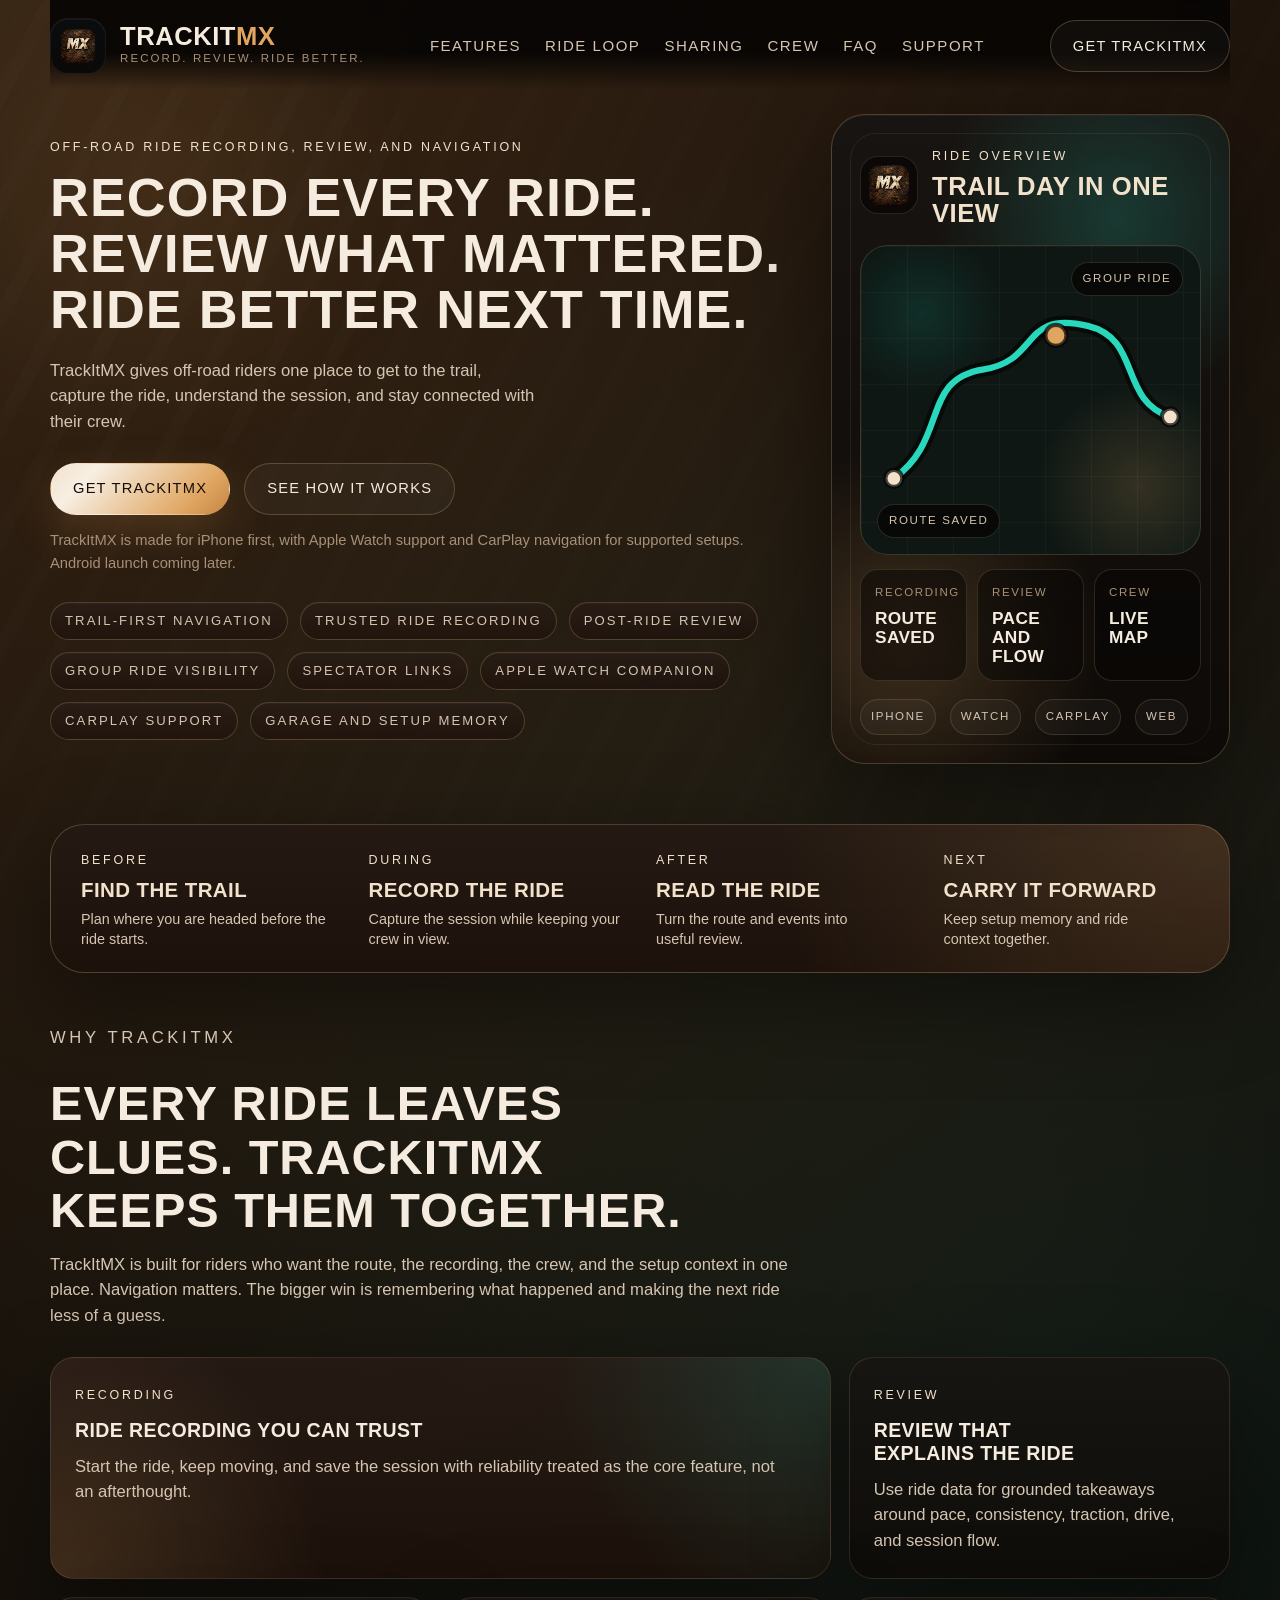
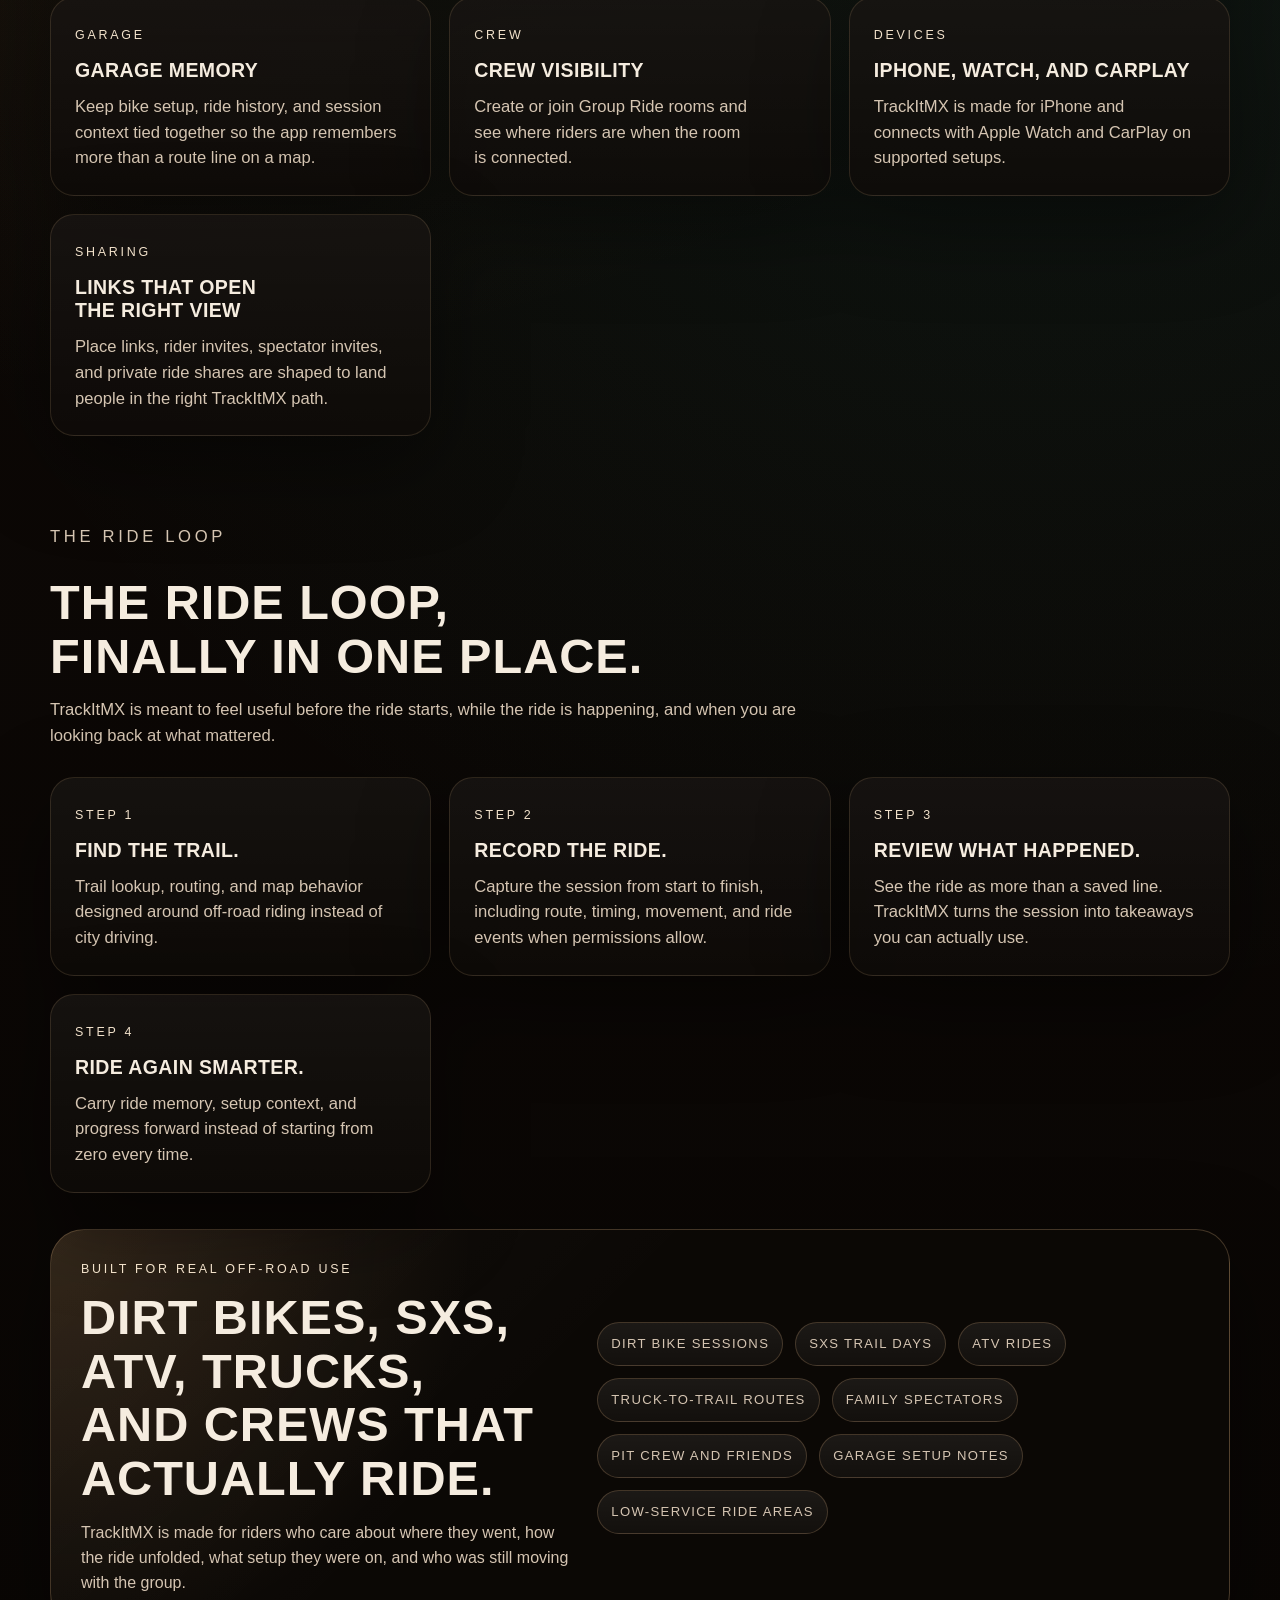
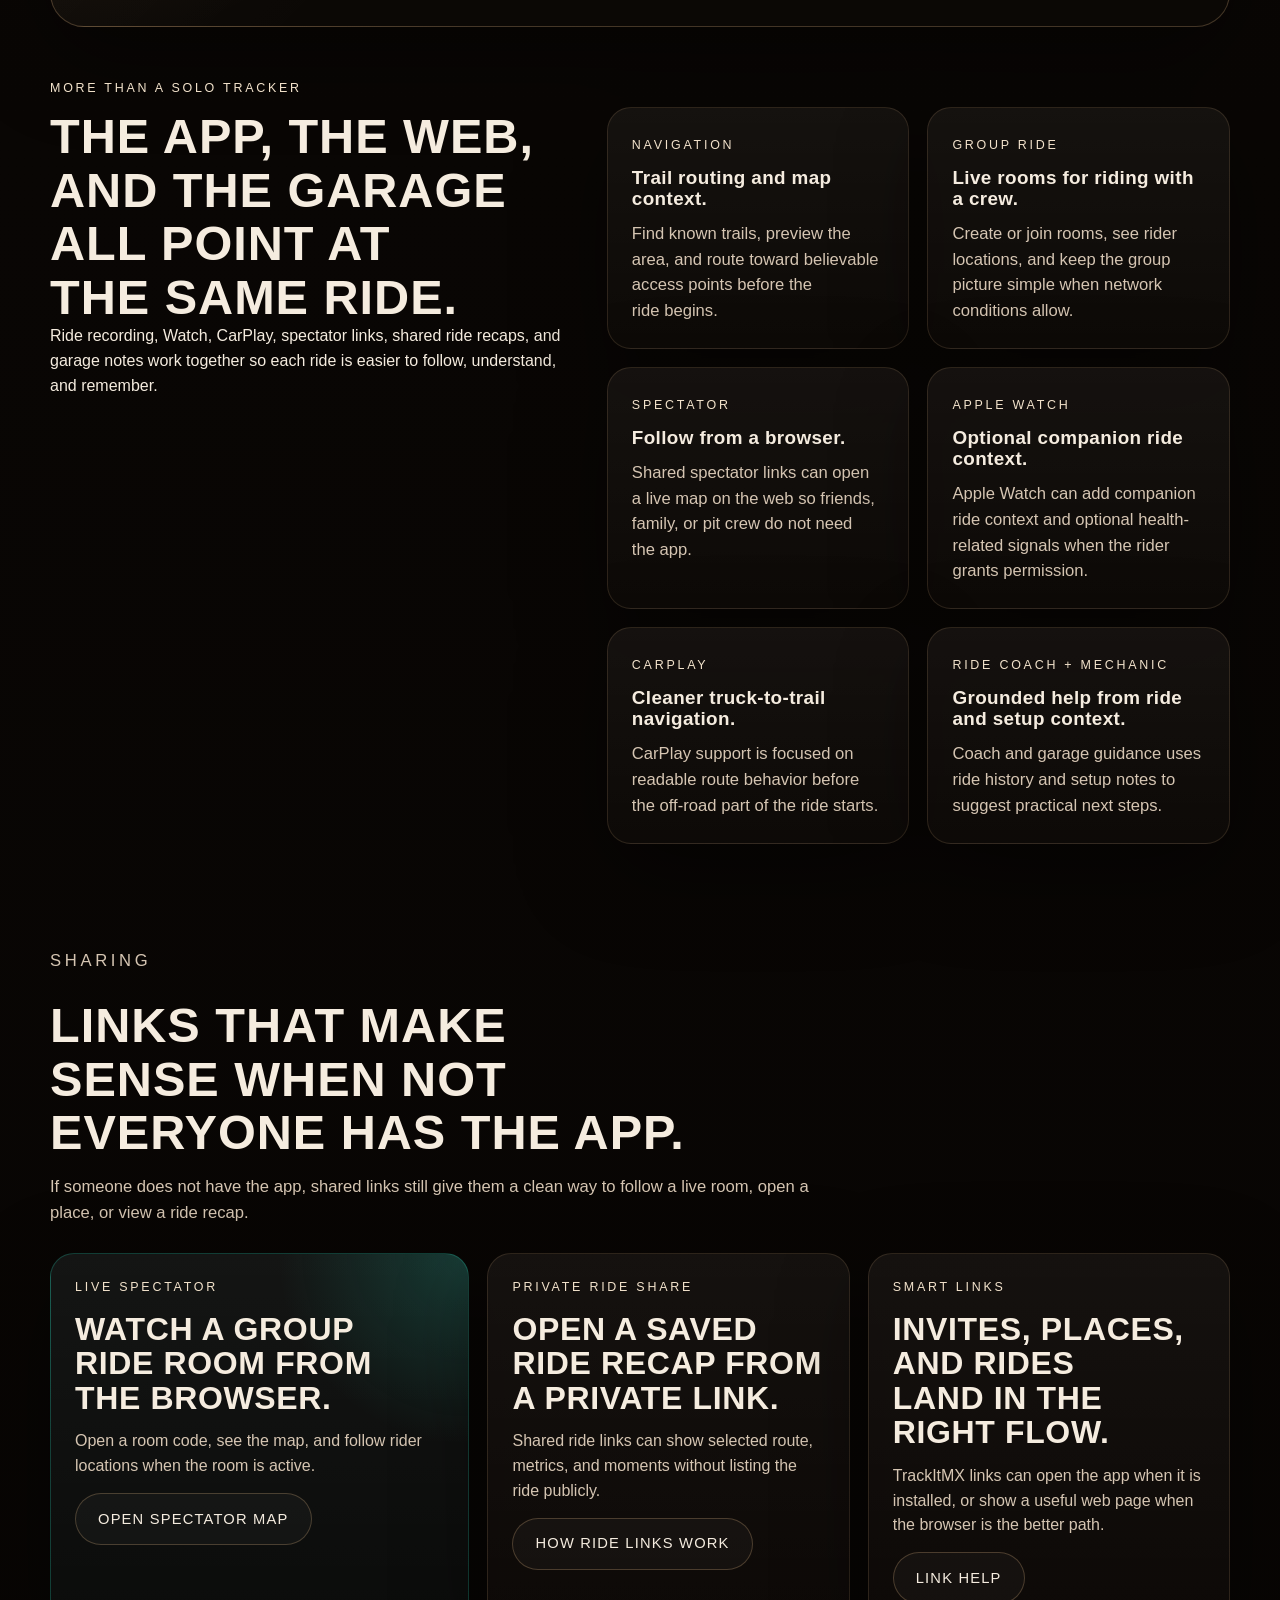
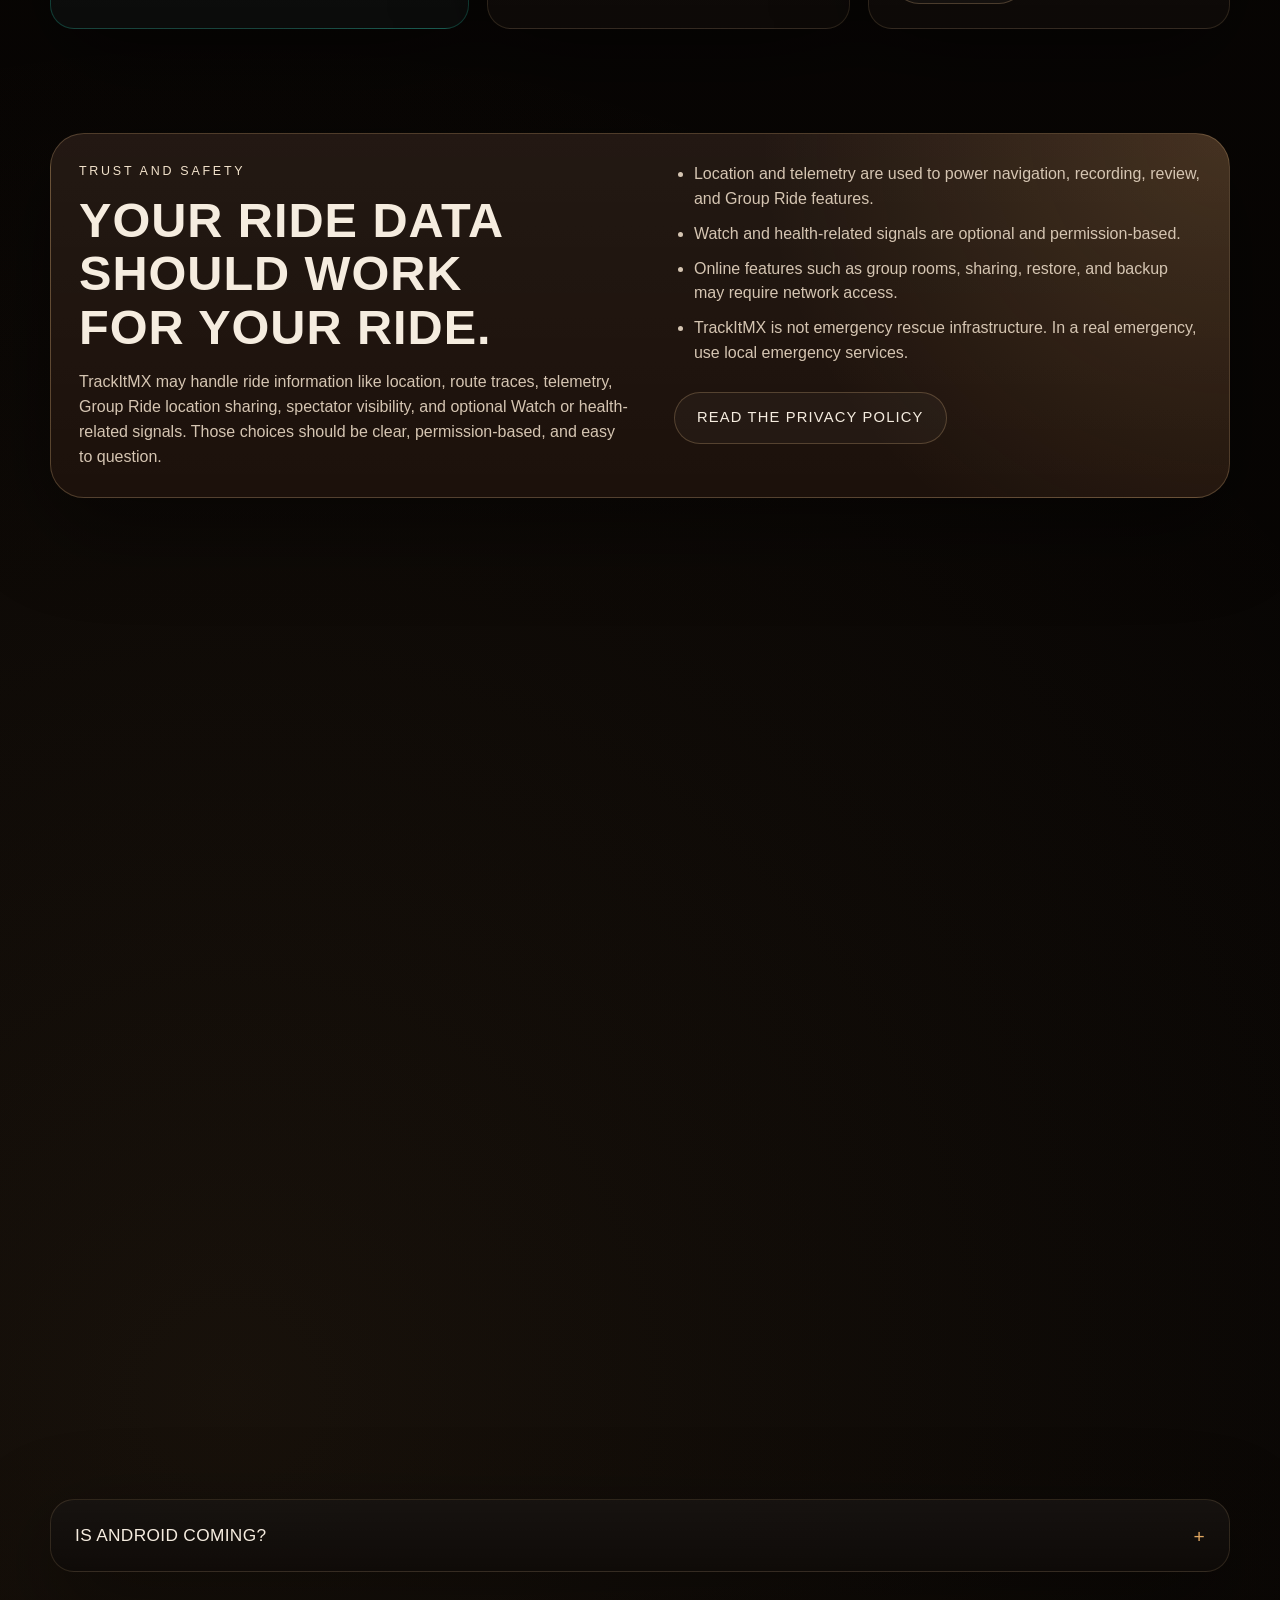
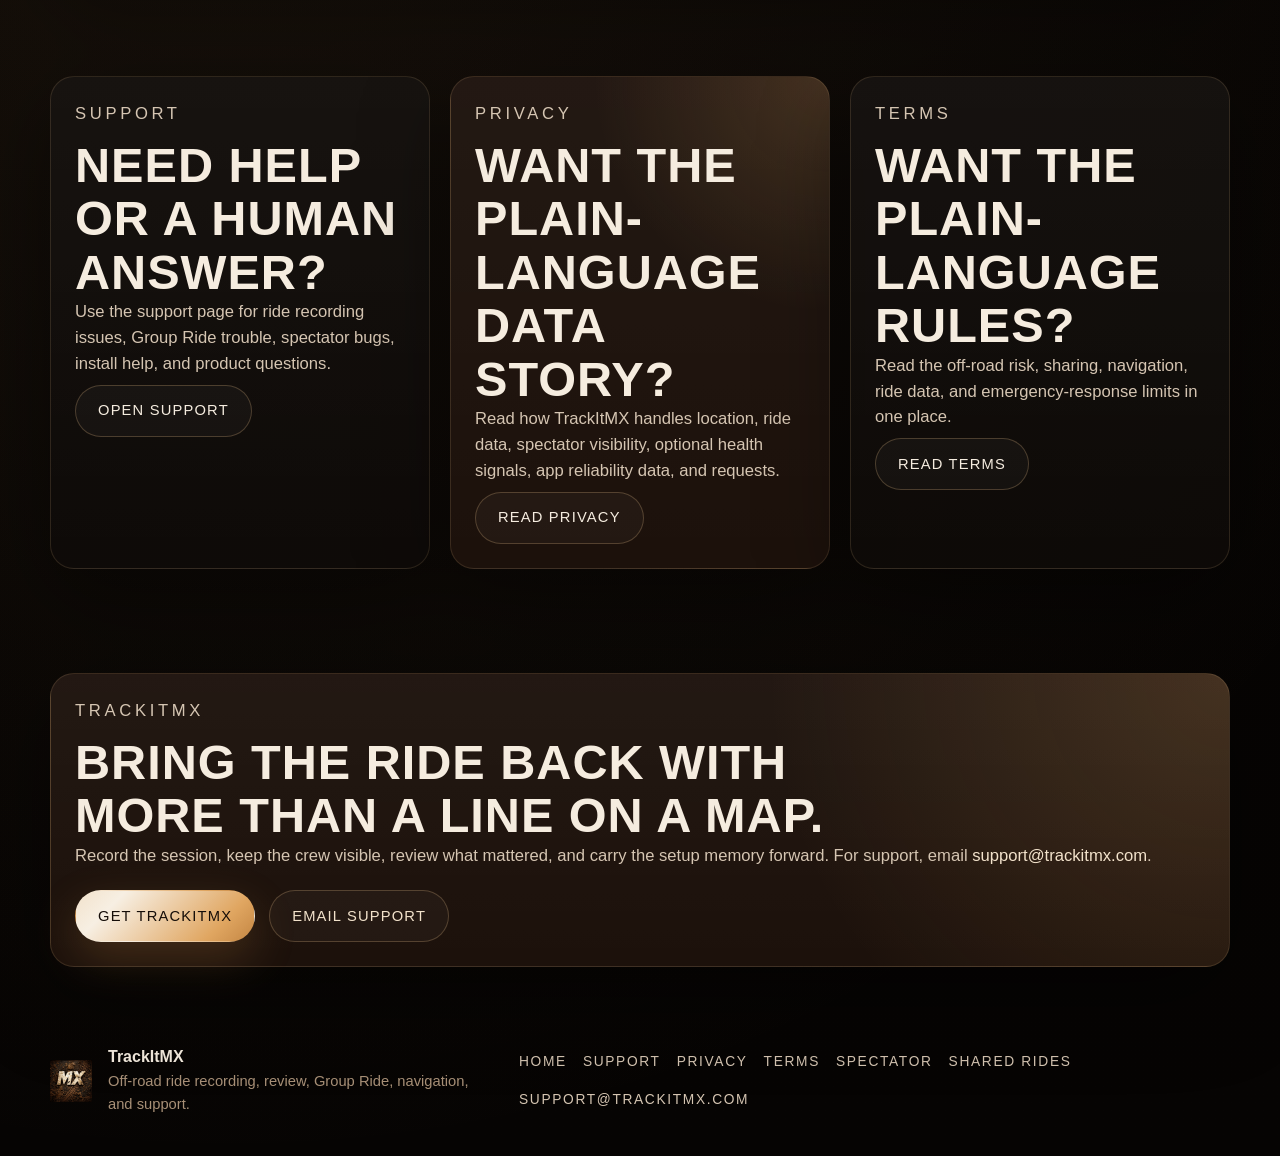
<file: index.html>
<!DOCTYPE html>
<html lang="en">
<head>
  <meta charset="UTF-8">
  <meta name="viewport" content="width=device-width, initial-scale=1.0">
  <title>TrackItMX | Off-Road Ride Recording, Review, and Navigation</title>
  <meta
    name="description"
    content="TrackItMX helps off-road riders navigate to the trail, record rides, review sessions, remember setup context, and ride smarter with their crew."
  >
  <meta name="theme-color" content="#070504">
  <meta name="robots" content="index,follow">
  <meta property="og:title" content="TrackItMX | Off-Road Ride Recording, Review, and Navigation">
  <meta
    property="og:description"
    content="TrackItMX helps off-road riders navigate to the trail, record rides, review sessions, remember setup context, and ride smarter with their crew."
  >
  <meta property="og:type" content="website">
  <meta property="og:url" content="https://trackitmx.com/">
  <meta property="og:image" content="assets/marketing-card.png">
  <link rel="icon" type="image/png" href="assets/trackitmx-mark.png">
  <link rel="apple-touch-icon" href="assets/trackitmx-mark.png">
  <link rel="canonical" href="https://trackitmx.com/">
  <link rel="manifest" href="site.webmanifest">
  <link rel="stylesheet" href="styles.css?v=20260913">
  <script type="application/ld+json">
    {
      "@context": "https://schema.org",
      "@type": "SoftwareApplication",
      "name": "TrackItMX",
      "applicationCategory": "SportsApplication",
      "operatingSystem": "iOS, watchOS, CarPlay, Android (planned)",
      "url": "https://trackitmx.com/",
      "supportUrl": "https://trackitmx.com/support/",
      "privacyPolicy": "https://trackitmx.com/privacy/",
      "description": "TrackItMX helps off-road riders get to the trail, record rides they trust, review what happened, remember setup context, and stay linked with the crew."
    }
  </script>
  <script defer src="site-config.js?v=20260913"></script>
  <script defer src="app.js?v=20260913"></script>
  <script defer src="analytics-config.js?v=20260913"></script>
</head>
<body class="page page--home">
  <div class="site-grit" aria-hidden="true"></div>
  <header class="topbar">
    <a class="brand-lockup" href="./" aria-label="TrackItMX home">
      <img class="brand-lockup__mark" src="assets/trackitmx-mark.png" alt="">
      <span class="brand-lockup__text">
        <strong>TrackIt<span>MX</span></strong>
        <small>Record. Review. Ride better.</small>
      </span>
    </a>
    <nav class="topnav" aria-label="Primary">
      <a href="#features">Features</a>
      <a href="#ride-loop">Ride Loop</a>
      <a href="#web-links">Sharing</a>
      <a href="#crew">Crew</a>
      <a href="#faq">FAQ</a>
      <a href="support/">Support</a>
    </nav>
    <a
      class="button button--ghost"
      href="support/#download"
      data-app-store-link
    >Get TrackItMX</a>
  </header>

  <main id="top">
    <section class="hero section">
      <div class="hero__copy reveal">
        <p class="eyebrow">Off-road ride recording, review, and navigation</p>
        <h1>Record every ride.<br>Review what mattered.<br>Ride better next time.</h1>
        <p class="hero__lede">
          TrackItMX gives off-road riders one place to get to the trail, capture the ride,
          understand the session, and stay connected with their crew.
        </p>
        <div class="hero__actions">
          <a
            class="button button--primary"
            href="support/#download"
            data-app-store-link
          >Get TrackItMX</a>
          <a class="button button--secondary" href="#ride-loop">See how it works</a>
        </div>
        <p class="hero__note">
          TrackItMX is made for iPhone first, with Apple Watch support and CarPlay navigation for supported setups.
          Android launch coming later.
        </p>
        <div class="chip-row" aria-label="TrackItMX feature highlights">
          <span>Trail-first navigation</span>
          <span>Trusted ride recording</span>
          <span>Post-ride review</span>
          <span>Group Ride visibility</span>
          <span>Spectator links</span>
          <span>Apple Watch companion</span>
          <span>CarPlay support</span>
          <span>Garage and setup memory</span>
        </div>
      </div>
      <aside class="hero__visual reveal" aria-label="TrackItMX product preview">
        <div class="app-preview">
          <div class="app-preview__header">
            <img src="assets/trackitmx-mark.png" alt="" aria-hidden="true">
            <div>
              <span class="label">Ride overview</span>
              <strong>Trail day in one view</strong>
            </div>
          </div>
          <div class="app-preview__screen">
            <div class="mock-map" aria-hidden="true">
              <svg viewBox="0 0 320 250" role="img" aria-label="Stylized ride route preview">
                <path class="mock-map__route mock-map__route--shadow" d="M31 199 C83 162 56 105 116 96 C169 88 151 40 214 55 C265 67 243 125 292 141" />
                <path class="mock-map__route" d="M31 199 C83 162 56 105 116 96 C169 88 151 40 214 55 C265 67 243 125 292 141" />
                <circle class="mock-map__point mock-map__point--start" cx="31" cy="199" r="8" />
                <circle class="mock-map__point mock-map__point--finish" cx="292" cy="141" r="8" />
                <circle class="mock-map__point mock-map__point--rider" cx="184" cy="64" r="10" />
              </svg>
              <span class="mock-map__tag mock-map__tag--top">Group Ride</span>
              <span class="mock-map__tag mock-map__tag--bottom">Route saved</span>
            </div>
            <div class="app-preview__cards">
              <div class="app-mini-card">
                <span>Recording</span>
                <strong>Route saved</strong>
              </div>
              <div class="app-mini-card">
                <span>Review</span>
                <strong>Pace and flow</strong>
              </div>
              <div class="app-mini-card">
                <span>Crew</span>
                <strong>Live map</strong>
              </div>
            </div>
          </div>
          <div class="app-preview__footer">
            <span>iPhone</span>
            <span>Watch</span>
            <span>CarPlay</span>
            <span>Web</span>
          </div>
        </div>
      </aside>
    </section>

    <section class="signal-band launch-strip reveal" aria-label="TrackItMX at a glance">
      <article>
        <span class="label">Before</span>
        <strong>Find the trail</strong>
        <p>Plan where you are headed before the ride starts.</p>
      </article>
      <article>
        <span class="label">During</span>
        <strong>Record the ride</strong>
        <p>Capture the session while keeping your crew in view.</p>
      </article>
      <article>
        <span class="label">After</span>
        <strong>Read the ride</strong>
        <p>Turn the route and events into useful review.</p>
      </article>
      <article>
        <span class="label">Next</span>
        <strong>Carry it forward</strong>
        <p>Keep setup memory and ride context together.</p>
      </article>
    </section>

    <section id="features" class="section">
      <div class="section-heading reveal">
        <p class="eyebrow">Why TrackItMX</p>
        <h2>Every ride leaves clues. TrackItMX keeps them together.</h2>
        <p>
          TrackItMX is built for riders who want the route, the recording, the crew, and the setup context in one place.
          Navigation matters. The bigger win is remembering what happened and making the next ride less of a guess.
        </p>
      </div>
      <div class="feature-grid">
        <article class="feature-card feature-card--featured reveal">
          <span class="feature-card__tag">Recording</span>
          <h3>Ride recording you can trust</h3>
          <p>Start the ride, keep moving, and save the session with reliability treated as the core feature, not an afterthought.</p>
        </article>
        <article class="feature-card reveal">
          <span class="feature-card__tag">Review</span>
          <h3>Review that explains the ride</h3>
          <p>Use ride data for grounded takeaways around pace, consistency, traction, drive, and session flow.</p>
        </article>
        <article class="feature-card reveal">
          <span class="feature-card__tag">Garage</span>
          <h3>Garage memory</h3>
          <p>Keep bike setup, ride history, and session context tied together so the app remembers more than a route line on a map.</p>
        </article>
        <article class="feature-card reveal">
          <span class="feature-card__tag">Crew</span>
          <h3>Crew visibility</h3>
          <p>Create or join Group Ride rooms and see where riders are when the room is connected.</p>
        </article>
        <article class="feature-card reveal">
          <span class="feature-card__tag">Devices</span>
          <h3>iPhone, Watch, and CarPlay</h3>
          <p>TrackItMX is made for iPhone and connects with Apple Watch and CarPlay on supported setups.</p>
        </article>
        <article class="feature-card reveal">
          <span class="feature-card__tag">Sharing</span>
          <h3>Links that open the right view</h3>
          <p>Place links, rider invites, spectator invites, and private ride shares are shaped to land people in the right TrackItMX path.</p>
        </article>
      </div>
    </section>

    <section id="ride-loop" class="section section--tight">
      <div class="section-heading reveal">
        <p class="eyebrow">The ride loop</p>
        <h2>The ride loop, finally in one place.</h2>
        <p>
          TrackItMX is meant to feel useful before the ride starts, while the ride is happening,
          and when you are looking back at what mattered.
        </p>
      </div>
      <div class="feature-grid">
        <article class="feature-card reveal">
          <span class="feature-card__tag">Step 1</span>
          <h3>Find the trail.</h3>
          <p>Trail lookup, routing, and map behavior designed around off-road riding instead of city driving.</p>
        </article>
        <article class="feature-card reveal">
          <span class="feature-card__tag">Step 2</span>
          <h3>Record the ride.</h3>
          <p>Capture the session from start to finish, including route, timing, movement, and ride events when permissions allow.</p>
        </article>
        <article class="feature-card reveal">
          <span class="feature-card__tag">Step 3</span>
          <h3>Review what happened.</h3>
          <p>See the ride as more than a saved line. TrackItMX turns the session into takeaways you can actually use.</p>
        </article>
        <article class="feature-card reveal">
          <span class="feature-card__tag">Step 4</span>
          <h3>Ride again smarter.</h3>
          <p>Carry ride memory, setup context, and progress forward instead of starting from zero every time.</p>
        </article>
      </div>
    </section>

    <section class="section audience-panel">
      <div class="audience-panel__copy reveal">
        <p class="eyebrow">Built for real off-road use</p>
        <h2>Dirt bikes, SxS, ATV, trucks, and crews that actually ride.</h2>
        <p>
          TrackItMX is made for riders who care about where they went,
          how the ride unfolded, what setup they were on, and who was still moving with the group.
        </p>
      </div>
      <div class="audience-panel__tags reveal" aria-label="TrackItMX rider types">
        <span>Dirt bike sessions</span>
        <span>SxS trail days</span>
        <span>ATV rides</span>
        <span>Truck-to-trail routes</span>
        <span>Family spectators</span>
        <span>Pit crew and friends</span>
        <span>Garage setup notes</span>
        <span>Low-service ride areas</span>
      </div>
    </section>

    <section id="crew" class="section product-stack">
      <div class="product-stack__copy reveal">
        <p class="eyebrow">More than a solo tracker</p>
        <h2>The app, the web, and the garage all point at the same ride.</h2>
        <p>
          Ride recording, Watch, CarPlay, spectator links, shared ride recaps, and garage notes work together
          so each ride is easier to follow, understand, and remember.
        </p>
      </div>
      <div class="platform-grid">
        <article class="platform-card reveal">
          <span class="label">Navigation</span>
          <strong>Trail routing and map context.</strong>
          <p>Find known trails, preview the area, and route toward believable access points before the ride begins.</p>
        </article>
        <article class="platform-card reveal">
          <span class="label">Group Ride</span>
          <strong>Live rooms for riding with a crew.</strong>
          <p>Create or join rooms, see rider locations, and keep the group picture simple when network conditions allow.</p>
        </article>
        <article class="platform-card reveal">
          <span class="label">Spectator</span>
          <strong>Follow from a browser.</strong>
          <p>Shared spectator links can open a live map on the web so friends, family, or pit crew do not need the app.</p>
        </article>
        <article class="platform-card reveal">
          <span class="label">Apple Watch</span>
          <strong>Optional companion ride context.</strong>
          <p>Apple Watch can add companion ride context and optional health-related signals when the rider grants permission.</p>
        </article>
        <article class="platform-card reveal">
          <span class="label">CarPlay</span>
          <strong>Cleaner truck-to-trail navigation.</strong>
          <p>CarPlay support is focused on readable route behavior before the off-road part of the ride starts.</p>
        </article>
        <article class="platform-card reveal">
          <span class="label">Ride Coach + Mechanic</span>
          <strong>Grounded help from ride and setup context.</strong>
          <p>Coach and garage guidance uses ride history and setup notes to suggest practical next steps.</p>
        </article>
      </div>
    </section>

    <section id="web-links" class="section web-links">
      <div class="section-heading reveal">
        <p class="eyebrow">Sharing</p>
        <h2>Links that make sense when not everyone has the app.</h2>
        <p>
          If someone does not have the app, shared links still give them a clean way to follow a live room,
          open a place, or view a ride recap.
        </p>
      </div>
      <div class="web-links__grid">
        <article class="web-card web-card--primary reveal">
          <span class="label">Live spectator</span>
          <h3>Watch a Group Ride room from the browser.</h3>
          <p>Open a room code, see the map, and follow rider locations when the room is active.</p>
          <a class="button button--secondary" href="group-ride/live/">Open spectator map</a>
        </article>
        <article class="web-card reveal">
          <span class="label">Private ride share</span>
          <h3>Open a saved ride recap from a private link.</h3>
          <p>Shared ride links can show selected route, metrics, and moments without listing the ride publicly.</p>
          <a class="button button--secondary" href="support/#shared-rides">How ride links work</a>
        </article>
        <article class="web-card reveal">
          <span class="label">Smart links</span>
          <h3>Invites, places, and rides land in the right flow.</h3>
          <p>TrackItMX links can open the app when it is installed, or show a useful web page when the browser is the better path.</p>
          <a class="button button--secondary" href="support/">Link help</a>
        </article>
      </div>
    </section>

    <section class="section">
      <div class="trust-panel reveal">
        <div class="trust-panel__copy">
          <p class="eyebrow">Trust and safety</p>
          <h2>Your ride data should work for your ride.</h2>
          <p>
            TrackItMX may handle ride information like location, route traces, telemetry, Group Ride location sharing,
            spectator visibility, and optional Watch or health-related signals. Those choices should be clear,
            permission-based, and easy to question.
          </p>
        </div>
        <div class="trust-panel__details">
          <ul class="bullet-list trust-list">
            <li>Location and telemetry are used to power navigation, recording, review, and Group Ride features.</li>
            <li>Watch and health-related signals are optional and permission-based.</li>
            <li>Online features such as group rooms, sharing, restore, and backup may require network access.</li>
            <li>TrackItMX is not emergency rescue infrastructure. In a real emergency, use local emergency services.</li>
          </ul>
          <a class="button button--secondary" href="privacy/">Read the privacy policy</a>
        </div>
      </div>
    </section>

    <section id="faq" class="section">
      <div class="section-heading reveal">
        <p class="eyebrow">FAQ</p>
        <h2>Quick answers before you ride.</h2>
      </div>
      <div class="faq-list">
        <details class="faq-item reveal">
          <summary>Where do I download TrackItMX?</summary>
          <p>
            Use the Get TrackItMX buttons on this site. When the App Store listing is live, those buttons open
            TrackItMX in the App Store.
          </p>
        </details>
        <details class="faq-item reveal">
          <summary>What makes TrackItMX different?</summary>
          <p>
            TrackItMX is focused on the whole ride loop: get to the trail, record the session, review what happened,
            remember setup context, and improve next time. Navigation matters, but the bigger idea is ride memory
            and ride review for off-road riders.
          </p>
        </details>
        <details class="faq-item reveal">
          <summary>Does TrackItMX work without cell service?</summary>
          <p>
            Core location and recording behavior is built with low-service riding in mind. Online features like
            live Group Ride rooms, spectator links, sharing, backup, restore, and some syncing still need network access.
          </p>
        </details>
        <details class="faq-item reveal">
          <summary>Can someone follow a ride without TrackItMX installed?</summary>
          <p>
            Yes. Spectator links can open a live Group Ride room in the browser. Private shared ride links can also
            open a saved ride recap on the website after the rider chooses to share that ride.
          </p>
        </details>
        <details class="faq-item reveal">
          <summary>How does TrackItMX track my ride?</summary>
          <p>
            With your permission, TrackItMX uses device location, timing, movement, saved ride events, and optional
            Watch signals to record the session and build a clearer post-ride review.
          </p>
        </details>
        <details class="faq-item reveal">
          <summary>How do Ride Coach and Mechanic work?</summary>
          <p>
            TrackItMX uses ride history and garage notes to offer practical, informational coaching and setup guidance.
            It is not a replacement for professional riding instruction, mechanical work, or your OEM service manual.
          </p>
        </details>
        <details class="faq-item reveal">
          <summary>What does TrackItMX track?</summary>
          <p>
            Depending on the features and permissions you use, TrackItMX may handle location, route traces, ride telemetry,
            timestamps, speed, distance, device motion signals, Group Ride location sharing, optional Watch or health-related
            signals, app reliability data, and support messages.
          </p>
        </details>
        <details class="faq-item reveal">
          <summary>Is TrackItMX for emergencies?</summary>
          <p>No. TrackItMX is a ride app, not emergency rescue infrastructure. In a real-world emergency, contact local emergency services.</p>
        </details>
        <details class="faq-item reveal">
          <summary>Is Android coming?</summary>
          <p>Yes. Android support is planned for a later release.</p>
        </details>
      </div>
    </section>

    <section class="section resources resources--triple">
      <div class="resource-card reveal">
        <p class="eyebrow">Support</p>
        <h2>Need help or a human answer?</h2>
        <p>Use the support page for ride recording issues, Group Ride trouble, spectator bugs, install help, and product questions.</p>
        <a class="button button--secondary" href="support/">Open Support</a>
      </div>
      <div class="resource-card resource-card--accent reveal">
        <p class="eyebrow">Privacy</p>
        <h2>Want the plain-language data story?</h2>
        <p>Read how TrackItMX handles location, ride data, spectator visibility, optional health signals, app reliability data, and requests.</p>
        <a class="button button--secondary" href="privacy/">Read Privacy</a>
      </div>
      <div class="resource-card reveal">
        <p class="eyebrow">Terms</p>
        <h2>Want the plain-language rules?</h2>
        <p>Read the off-road risk, sharing, navigation, ride data, and emergency-response limits in one place.</p>
        <a class="button button--secondary" href="terms/">Read Terms</a>
      </div>
    </section>

    <section class="section final-cta">
      <div class="final-cta__panel reveal">
        <p class="eyebrow">TrackItMX</p>
        <h2>Bring the ride back with more than a line on a map.</h2>
        <p>
          Record the session, keep the crew visible, review what mattered, and carry the setup memory forward.
          For support, email
          <a href="mailto:support@trackitmx.com" data-support-link data-support-email>support@trackitmx.com</a>.
        </p>
        <div class="hero__actions hero__actions--compact">
          <a
            class="button button--primary"
            href="support/#download"
            data-app-store-link
          >Get TrackItMX</a>
          <a
            class="button button--ghost"
            href="mailto:support@trackitmx.com?subject=TrackItMX%20Support"
            data-support-link
            data-mail-subject="TrackItMX Support"
          >Email support</a>
        </div>
      </div>
    </section>
  </main>

  <footer class="footer">
    <div class="footer__brand">
      <img src="assets/trackitmx-mark.png" alt="" aria-hidden="true">
      <div>
        <strong data-site-name>TrackItMX</strong>
        <p>Off-road ride recording, review, Group Ride, navigation, and support.</p>
      </div>
    </div>
    <div class="footer__links">
      <a href="./">Home</a>
      <a href="support/">Support</a>
      <a href="privacy/">Privacy</a>
      <a href="terms/">Terms</a>
      <a href="group-ride/live/">Spectator</a>
      <a href="support/#shared-rides">Shared Rides</a>
      <a href="mailto:support@trackitmx.com" data-support-link data-support-email>support@trackitmx.com</a>
    </div>
  </footer>
</body>
</html>
</file>
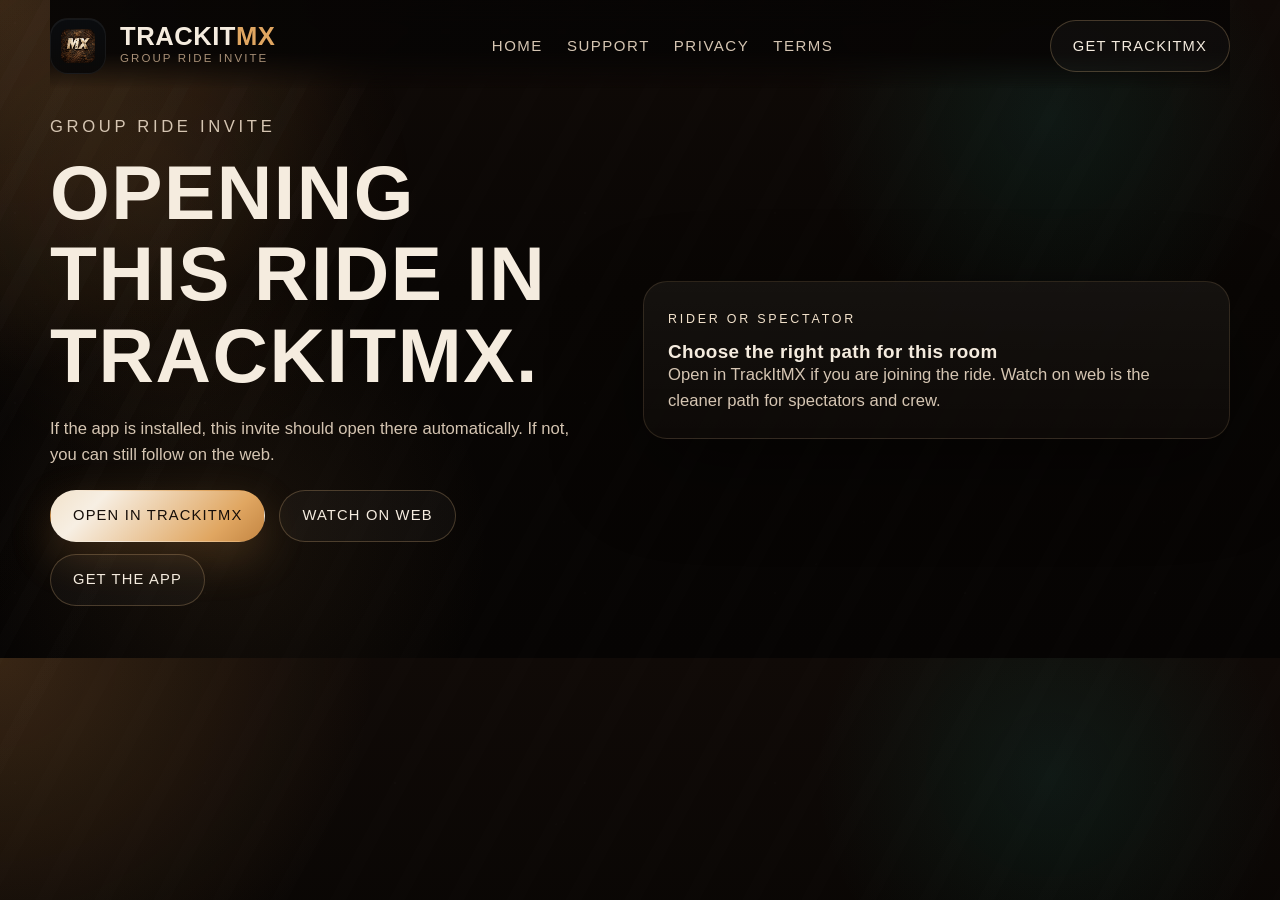
<file: join/index.html>
<!DOCTYPE html>
<html lang="en">
<head>
  <meta charset="UTF-8">
  <meta name="viewport" content="width=device-width, initial-scale=1.0">
  <title>Invite to Group Ride</title>
  <meta
    name="description"
    content="Open a shared TrackItMX group ride invite."
  >
  <meta name="theme-color" content="#070504">
  <meta name="robots" content="noindex,nofollow,noarchive">
  <meta property="og:title" content="Invite to Group Ride">
  <meta
    property="og:description"
    content="Open this group ride invite in TrackItMX or watch the room on the web."
  >
  <meta property="og:type" content="website">
  <meta property="og:url" content="https://trackitmx.com/join/">
  <meta property="og:image" content="https://trackitmx.com/assets/trackitmx-mark.png">
  <meta property="og:image:width" content="1024">
  <meta property="og:image:height" content="1024">
  <meta property="og:image:alt" content="TrackItMX app icon">
  <link rel="icon" type="image/png" href="../assets/trackitmx-mark.png">
  <link rel="apple-touch-icon" href="../assets/trackitmx-mark.png">
  <link rel="canonical" href="https://trackitmx.com/join/">
  <link rel="manifest" href="../site.webmanifest">
  <link rel="stylesheet" href="../styles.css?v=20260913">
  <script defer src="../site-config.js?v=20260913"></script>
  <script defer src="../app.js?v=20260913"></script>
  <script defer src="../analytics-config.js?v=20260913"></script>
</head>
<body class="page page--inner">
  <div class="site-grit" aria-hidden="true"></div>
  <header class="topbar">
    <a class="brand-lockup" href="../" aria-label="TrackItMX home">
      <img class="brand-lockup__mark" src="../assets/trackitmx-mark.png" alt="">
      <span class="brand-lockup__text">
        <strong>TrackIt<span>MX</span></strong>
        <small>Group Ride Invite</small>
      </span>
    </a>
    <nav class="topnav" aria-label="Primary">
      <a href="../">Home</a>
      <a href="../support/">Support</a>
      <a href="../privacy/">Privacy</a>
      <a href="../terms/">Terms</a>
    </nav>
    <a
      class="button button--ghost"
      href="../support/#download"
      data-app-store-link
    >Get TrackItMX</a>
  </header>

  <main>
    <section class="page-hero section">
      <div class="page-hero__copy reveal">
        <p class="eyebrow">Group ride invite</p>
        <h1 id="invite-title">Opening this ride in TrackItMX.</h1>
        <p id="invite-subtitle" class="hero__lede">
          If the app is installed, this invite should open there automatically. If not, you can still follow on the web.
        </p>
        <div class="hero__actions hero__actions--compact">
          <a id="open-in-app" class="button button--primary" href="trackitmx://group-ride/join">Open in TrackItMX</a>
          <a id="watch-on-web" class="button button--secondary" href="../group-ride/live/">Watch on web</a>
          <a
            class="button button--ghost"
            href="../support/#download"
            data-app-store-link
          >Get the app</a>
        </div>
      </div>
      <div class="page-hero__aside reveal">
        <div class="info-card">
          <span class="label">Rider or spectator</span>
          <strong>Choose the right path for this room</strong>
          <p>Open in TrackItMX if you are joining the ride. Watch on web is the cleaner path for spectators and crew.</p>
        </div>
      </div>
    </section>
  </main>

  <script>
    (function () {
      const params = new URLSearchParams(window.location.search);
      const code = (params.get("code") || params.get("room") || "").trim();

      const title = document.getElementById("invite-title");
      const subtitle = document.getElementById("invite-subtitle");
      const openInApp = document.getElementById("open-in-app");
      const watchOnWeb = document.getElementById("watch-on-web");

      if (code && title) {
        title.textContent = "Open room " + code + " in TrackItMX.";
      }

      if (code && subtitle) {
        subtitle.textContent = "Room code " + code + " is ready. If the app is installed, this invite should open there automatically. If not, the web spectator view is ready too.";
      }

      const next = new URLSearchParams();
      if (code) {
        next.set("code", code);
      }

      const deepLink = "trackitmx://group-ride/join" + (next.toString() ? "?" + next.toString() : "");
      if (openInApp) {
        openInApp.setAttribute("href", deepLink);
      }

      const watchUrl = new URL("../group-ride/live/", window.location.href);
      if (code) {
        watchUrl.searchParams.set("code", code);
      }
      if (watchOnWeb) {
        watchOnWeb.setAttribute("href", watchUrl.toString());
      }

      setTimeout(function () {
        window.location.href = deepLink;
      }, 140);
    }());
  </script>
</body>
</html>
</file>
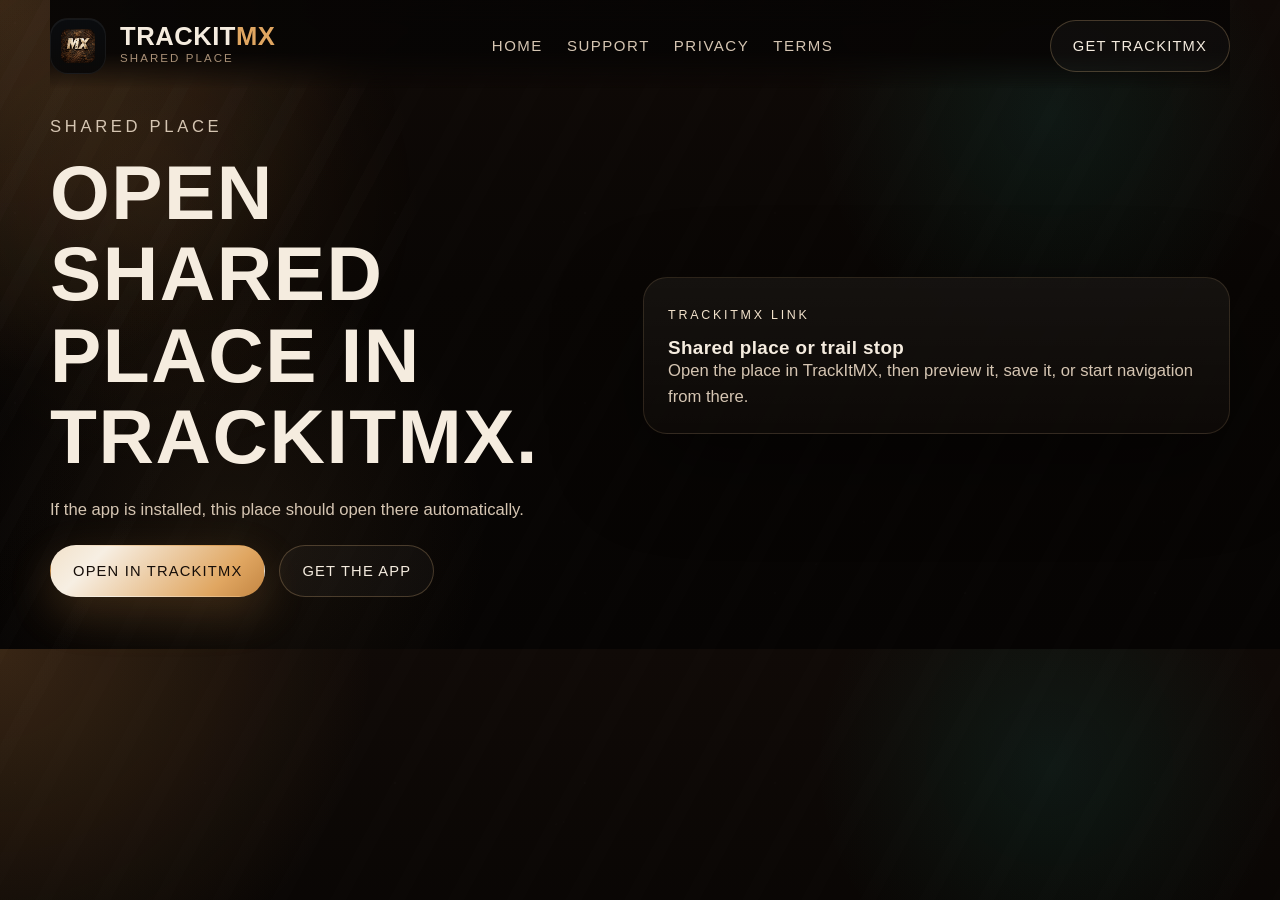
<file: place/index.html>
<!DOCTYPE html>
<html lang="en">
<head>
  <meta charset="UTF-8">
  <meta name="viewport" content="width=device-width, initial-scale=1.0">
  <title>TrackItMX Shared Place</title>
  <meta
    name="description"
    content="Open a shared place in TrackItMX."
  >
  <meta name="theme-color" content="#070504">
  <meta name="robots" content="noindex,nofollow,noarchive">
  <meta property="og:title" content="TrackItMX Shared Place">
  <meta
    property="og:description"
    content="Open this saved place in TrackItMX."
  >
  <meta property="og:type" content="website">
  <meta property="og:url" content="https://trackitmx.com/place/">
  <meta property="og:image" content="https://trackitmx.com/assets/trackitmx-mark.png">
  <meta property="og:image:width" content="1024">
  <meta property="og:image:height" content="1024">
  <meta property="og:image:alt" content="TrackItMX app icon">
  <link rel="icon" type="image/png" href="../assets/trackitmx-mark.png">
  <link rel="apple-touch-icon" href="../assets/trackitmx-mark.png">
  <link rel="canonical" href="https://trackitmx.com/place/">
  <link rel="manifest" href="../site.webmanifest">
  <link rel="stylesheet" href="../styles.css?v=20260913">
  <script defer src="../site-config.js?v=20260913"></script>
  <script defer src="../app.js?v=20260913"></script>
  <script defer src="../analytics-config.js?v=20260913"></script>
</head>
<body class="page page--inner">
  <div class="site-grit" aria-hidden="true"></div>
  <header class="topbar">
    <a class="brand-lockup" href="../" aria-label="TrackItMX home">
      <img class="brand-lockup__mark" src="../assets/trackitmx-mark.png" alt="">
      <span class="brand-lockup__text">
        <strong>TrackIt<span>MX</span></strong>
        <small>Shared Place</small>
      </span>
    </a>
    <nav class="topnav" aria-label="Primary">
      <a href="../">Home</a>
      <a href="../support/">Support</a>
      <a href="../privacy/">Privacy</a>
      <a href="../terms/">Terms</a>
    </nav>
    <a
      class="button button--ghost"
      href="../support/#download"
      data-app-store-link
    >Get TrackItMX</a>
  </header>

  <main>
    <section class="page-hero section">
      <div class="page-hero__copy reveal">
        <p class="eyebrow">Shared place</p>
        <h1 id="place-title">Opening this place in TrackItMX.</h1>
        <p id="place-subtitle" class="hero__lede">
          If the app is installed, this place should open there automatically.
        </p>
        <div class="hero__actions hero__actions--compact">
          <a id="open-in-app" class="button button--primary" href="trackitmx://place/">Open in TrackItMX</a>
          <a
            class="button button--secondary"
            href="../support/#download"
            data-app-store-link
          >Get the app</a>
        </div>
      </div>
      <div class="page-hero__aside reveal">
        <div class="info-card">
          <span class="label">TrackItMX link</span>
          <strong>Shared place or trail stop</strong>
          <p>Open the place in TrackItMX, then preview it, save it, or start navigation from there.</p>
        </div>
      </div>
    </section>
  </main>

  <script>
    (function () {
      const params = new URLSearchParams(window.location.search);
      const name = (params.get("n") || params.get("name") || "Shared place").trim();
      const category = (params.get("k") || params.get("category") || "").trim();
      const ll = (params.get("ll") || "").trim();
      const lat = (params.get("lat") || "").trim();
      const lon = (params.get("lon") || params.get("lng") || "").trim();

      const title = document.getElementById("place-title");
      const subtitle = document.getElementById("place-subtitle");
      const openInApp = document.getElementById("open-in-app");

      if (title) {
        title.textContent = "Open " + name + " in TrackItMX.";
      }

      if (subtitle && category) {
        subtitle.textContent = category + " shared from TrackItMX. If the app is installed, this should open there automatically.";
      }

      const next = new URLSearchParams();
      if (name) next.set("n", name);
      if (category) next.set("k", category);
      if (ll) {
        next.set("ll", ll);
      } else if (lat && lon) {
        next.set("ll", lat + "," + lon);
      }

      const deepLink = "trackitmx://place/" + (next.toString() ? "?" + next.toString() : "");
      if (openInApp) {
        openInApp.setAttribute("href", deepLink);
      }

      setTimeout(function () {
        window.location.href = deepLink;
      }, 140);
    }());
  </script>
</body>
</html>
</file>
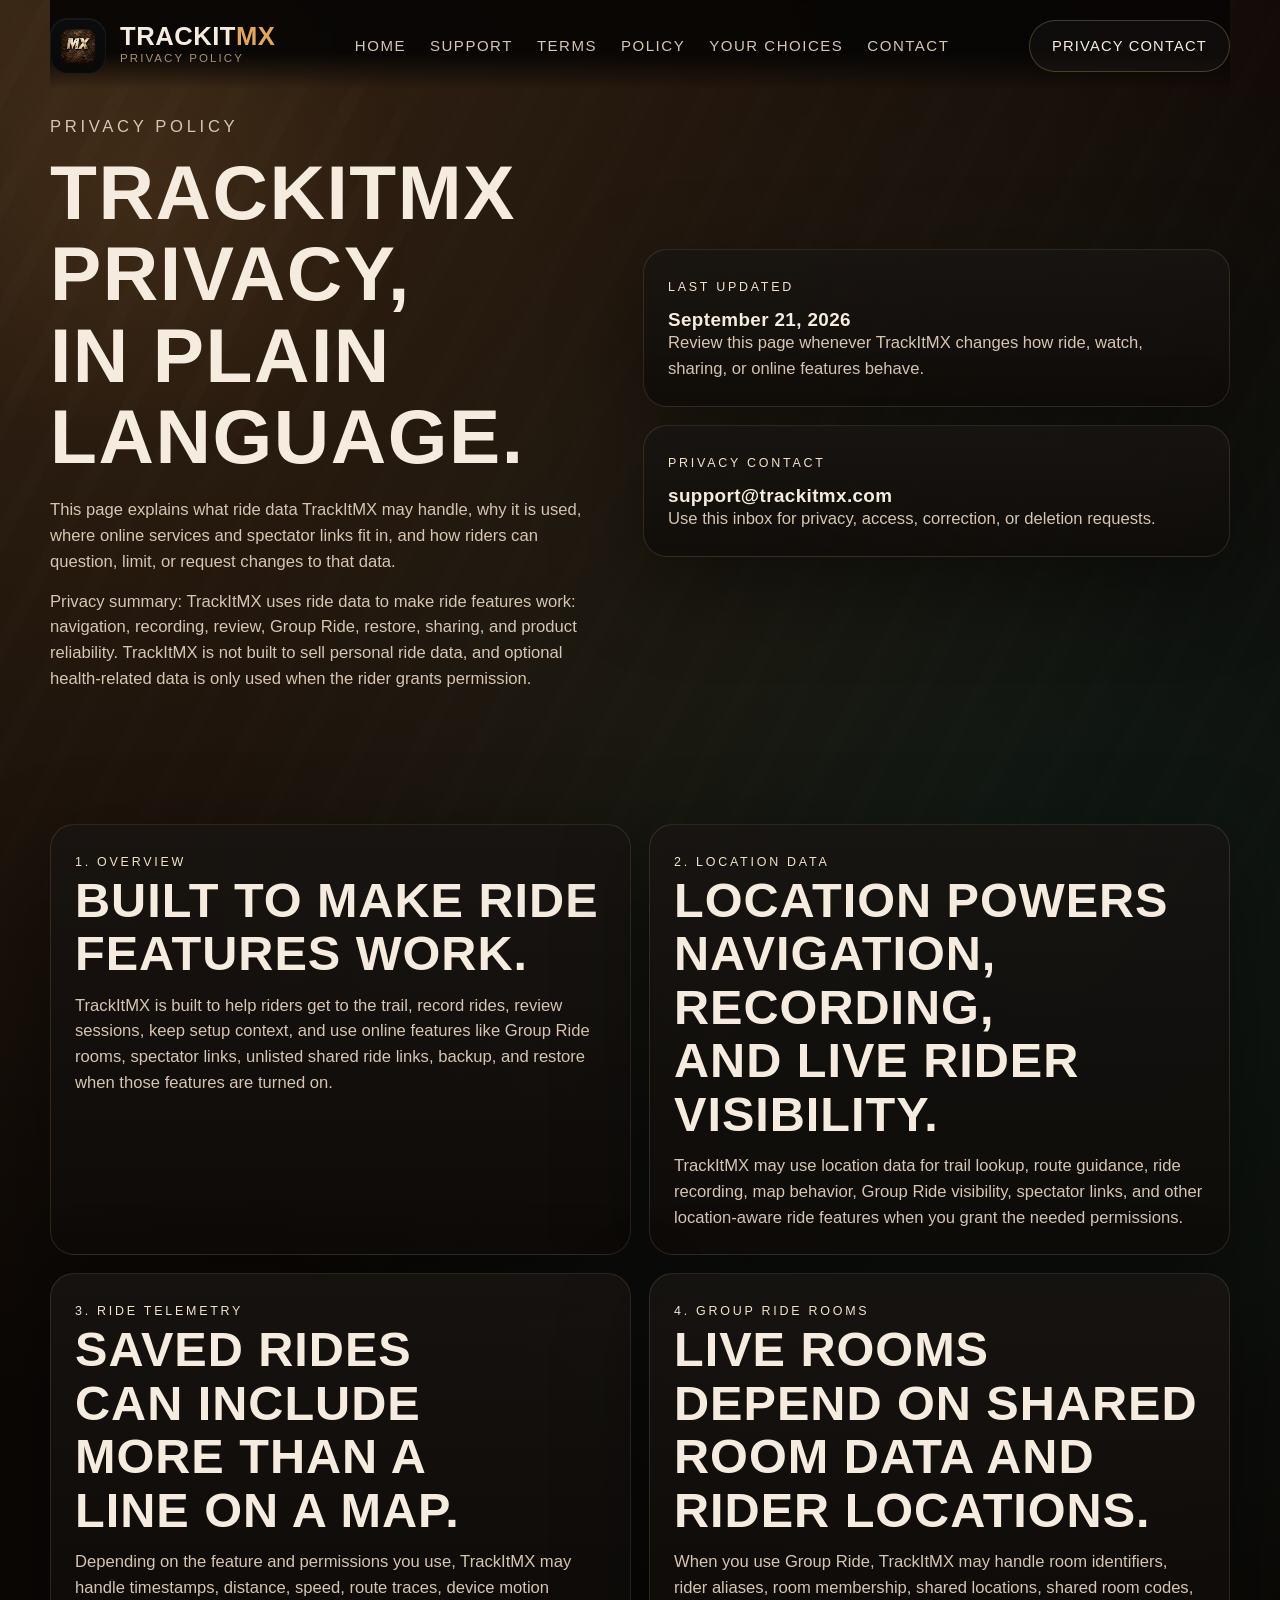
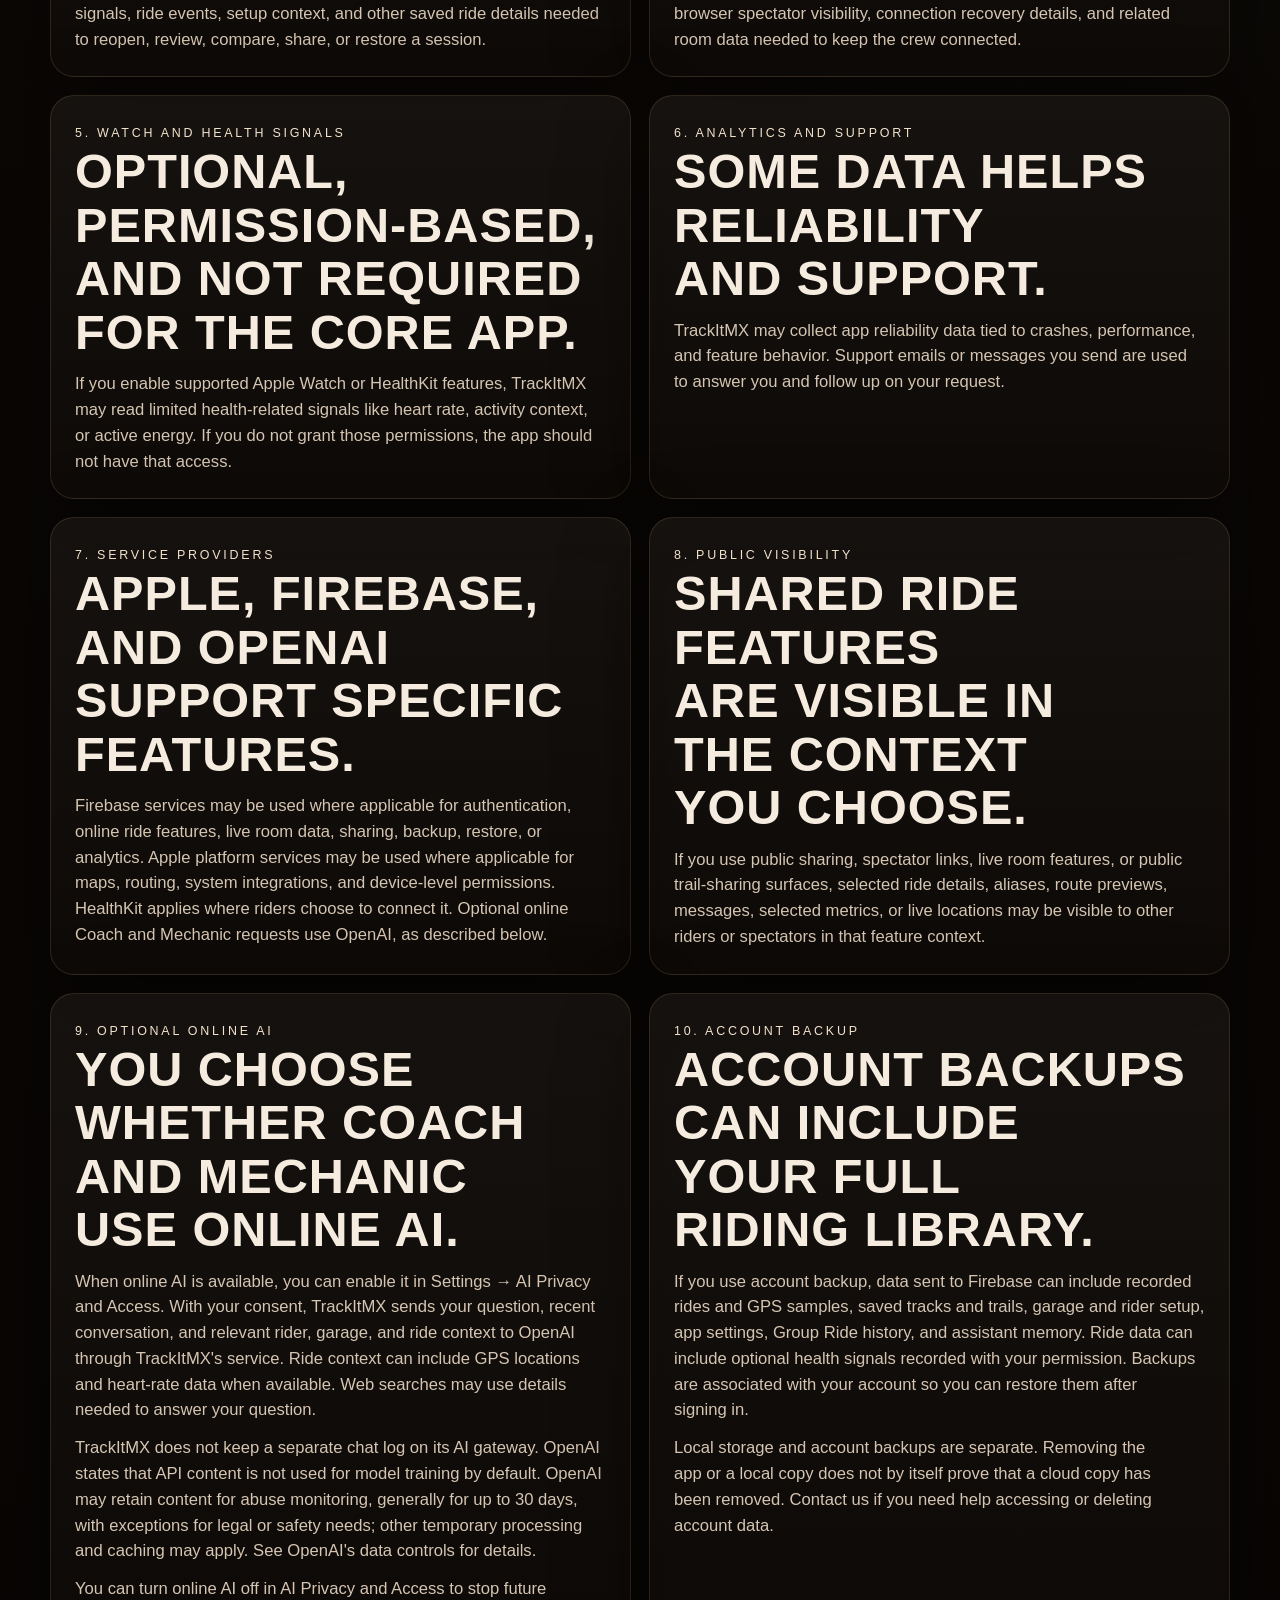
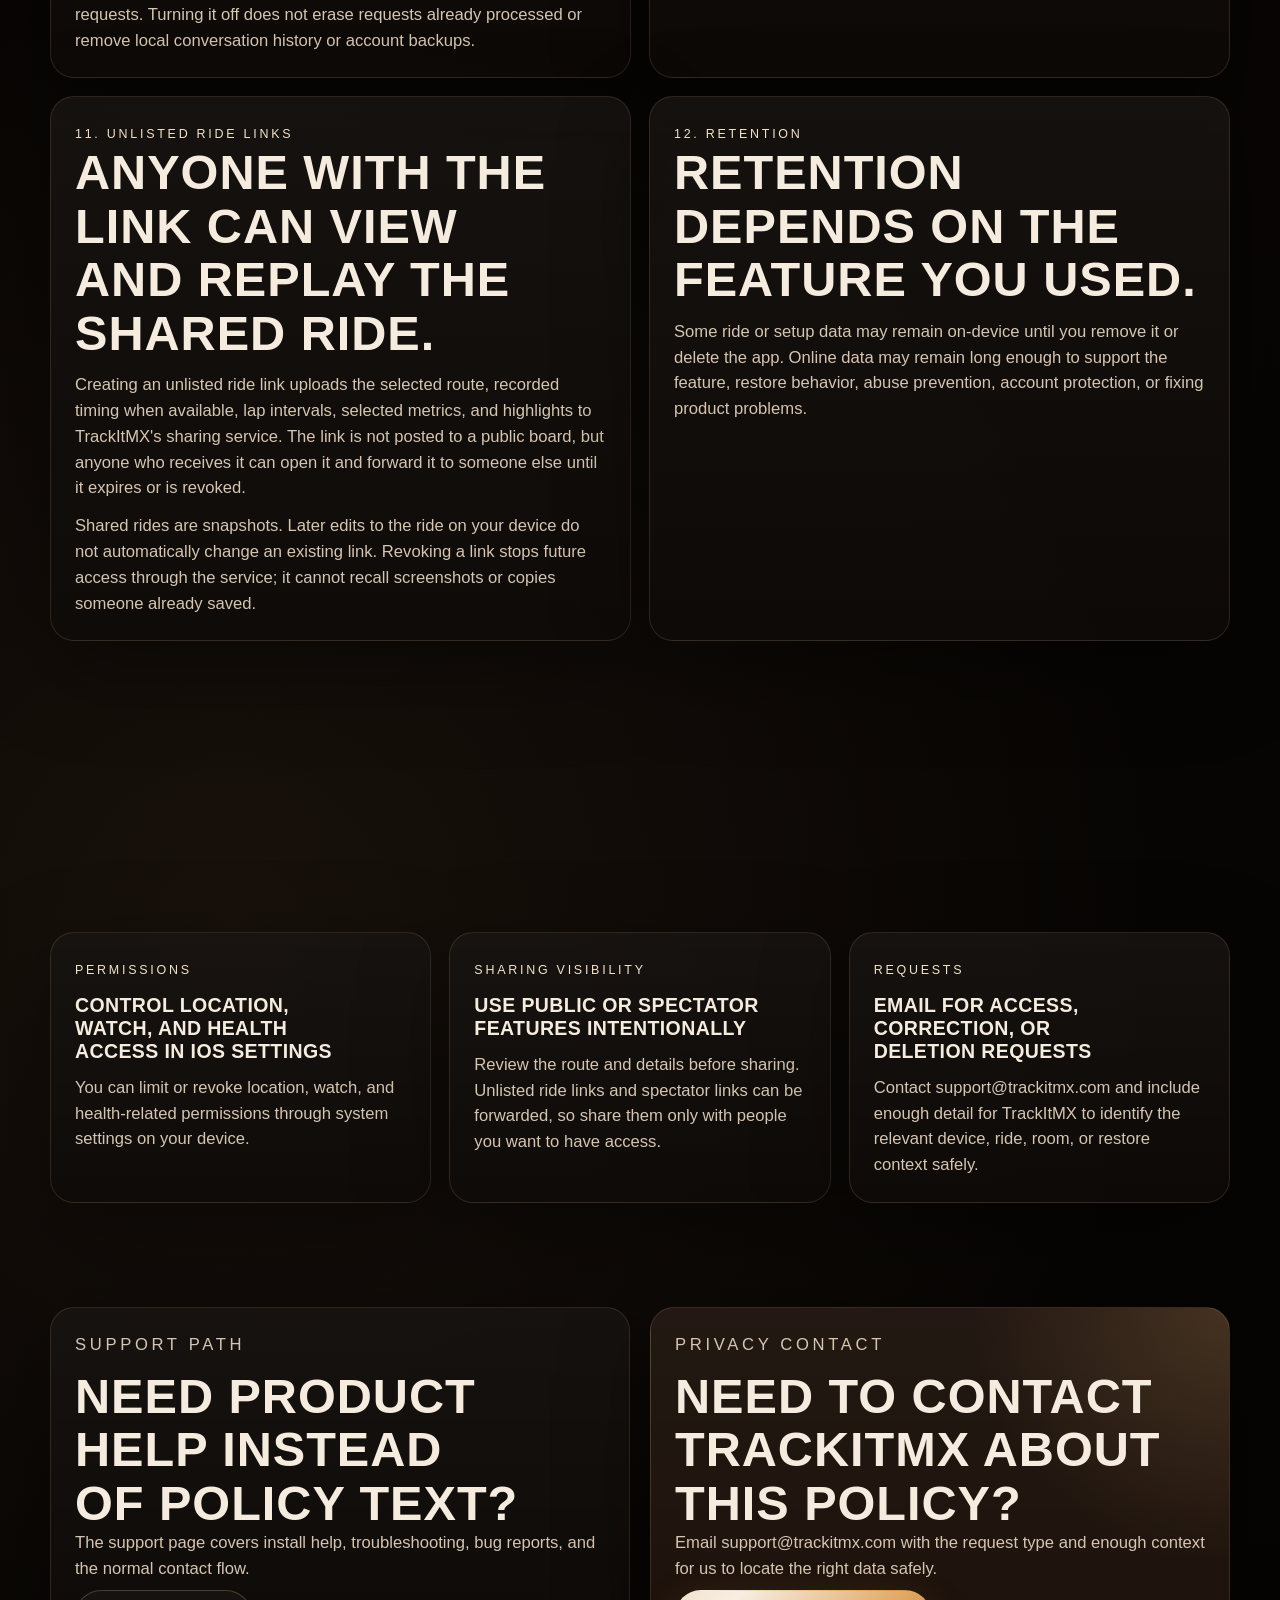
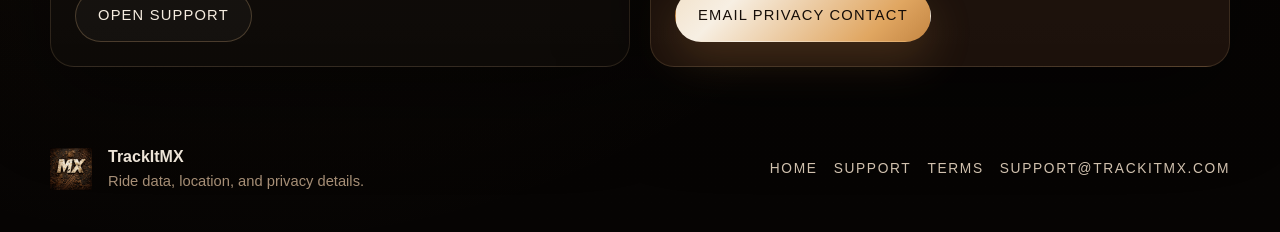
<file: privacy/index.html>
<!DOCTYPE html>
<html lang="en">
<head>
  <meta charset="UTF-8">
  <meta name="viewport" content="width=device-width, initial-scale=1.0">
  <title>TrackItMX Privacy Policy | Ride Data, Location, and Privacy</title>
  <meta
    name="description"
    content="Plain-language privacy information for TrackItMX riders, including location, ride telemetry, Group Ride location sharing, spectator links, optional Watch and health signals, app reliability data, and data requests."
  >
  <meta name="theme-color" content="#070504">
  <meta name="robots" content="index,follow">
  <meta property="og:title" content="TrackItMX Privacy Policy | Ride Data, Location, and Privacy">
  <meta
    property="og:description"
    content="Plain-language privacy information for TrackItMX riders, including location, ride telemetry, Group Ride location sharing, spectator links, optional Watch and health signals, app reliability data, and data requests."
  >
  <meta property="og:type" content="website">
  <meta property="og:url" content="https://trackitmx.com/privacy/">
  <meta property="og:image" content="../assets/marketing-card.png">
  <link rel="icon" type="image/png" href="../assets/trackitmx-mark.png">
  <link rel="apple-touch-icon" href="../assets/trackitmx-mark.png">
  <link rel="canonical" href="https://trackitmx.com/privacy/">
  <link rel="manifest" href="../site.webmanifest">
  <link rel="stylesheet" href="../styles.css?v=20260913">
  <script defer src="../site-config.js?v=20260913"></script>
  <script defer src="../app.js?v=20260913"></script>
  <script defer src="../analytics-config.js?v=20260913"></script>
</head>
<body class="page page--inner">
  <div class="site-grit" aria-hidden="true"></div>
  <header class="topbar">
    <a class="brand-lockup" href="../" aria-label="TrackItMX home">
      <img class="brand-lockup__mark" src="../assets/trackitmx-mark.png" alt="">
      <span class="brand-lockup__text">
        <strong>TrackIt<span>MX</span></strong>
        <small>Privacy policy</small>
      </span>
    </a>
    <nav class="topnav" aria-label="Primary">
      <a href="../">Home</a>
      <a href="../support/">Support</a>
      <a href="../terms/">Terms</a>
      <a href="#policy">Policy</a>
      <a href="#your-choices">Your choices</a>
      <a href="#contact">Contact</a>
    </nav>
    <a
      class="button button--ghost"
      href="mailto:support@trackitmx.com?subject=TrackItMX%20Privacy%20Request"
      data-support-link
      data-mail-subject="TrackItMX Privacy Request"
    >Privacy contact</a>
  </header>

  <main>
    <section class="page-hero section">
      <div class="page-hero__copy reveal">
        <p class="eyebrow">Privacy policy</p>
        <h1>TrackItMX privacy, in plain language.</h1>
        <p class="hero__lede">
          This page explains what ride data TrackItMX may handle, why it is used, where online services and spectator
          links fit in, and how riders can question, limit, or request changes to that data.
        </p>
        <p class="hero__note">
          Privacy summary: TrackItMX uses ride data to make ride features work: navigation, recording, review, Group Ride,
          restore, sharing, and product reliability. TrackItMX is not built to sell personal ride data, and optional
          health-related data is only used when the rider grants permission.
        </p>
      </div>
      <div class="page-hero__aside reveal">
        <div class="info-card">
          <span class="label">Last updated</span>
          <strong>September 21, 2026</strong>
          <p>Review this page whenever TrackItMX changes how ride, watch, sharing, or online features behave.</p>
        </div>
        <div class="info-card">
          <span class="label">Privacy contact</span>
          <strong><a href="mailto:support@trackitmx.com" data-support-link data-support-email>support@trackitmx.com</a></strong>
          <p>Use this inbox for privacy, access, correction, or deletion requests.</p>
        </div>
      </div>
    </section>

    <section id="policy" class="section policy-grid">
      <article class="policy-card reveal">
        <span class="label">1. Overview</span>
        <h2>Built to make ride features work.</h2>
        <p>
          TrackItMX is built to help riders get to the trail, record rides, review sessions, keep setup context, and use
          online features like Group Ride rooms, spectator links, unlisted shared ride links, backup, and restore when those features are turned on.
        </p>
      </article>

      <article class="policy-card reveal">
        <span class="label">2. Location data</span>
        <h2>Location powers navigation, recording, and live rider visibility.</h2>
        <p>
          TrackItMX may use location data for trail lookup, route guidance, ride recording, map behavior, Group Ride
          visibility, spectator links, and other location-aware ride features when you grant the needed permissions.
        </p>
      </article>

      <article class="policy-card reveal">
        <span class="label">3. Ride telemetry</span>
        <h2>Saved rides can include more than a line on a map.</h2>
        <p>
          Depending on the feature and permissions you use, TrackItMX may handle timestamps, distance, speed, route traces,
          device motion signals, ride events, setup context, and other saved ride details needed to reopen, review, compare, share, or restore a session.
        </p>
      </article>

      <article class="policy-card reveal">
        <span class="label">4. Group Ride rooms</span>
        <h2>Live rooms depend on shared room data and rider locations.</h2>
        <p>
          When you use Group Ride, TrackItMX may handle room identifiers, rider aliases, room membership, shared locations,
          shared room codes, browser spectator visibility, connection recovery details, and related room data needed to keep the crew connected.
        </p>
      </article>

      <article class="policy-card reveal">
        <span class="label">5. Watch and health signals</span>
        <h2>Optional, permission-based, and not required for the core app.</h2>
        <p>
          If you enable supported Apple Watch or HealthKit features, TrackItMX may read limited health-related signals
          like heart rate, activity context, or active energy. If you do not grant those permissions, the app should not have that access.
        </p>
      </article>

      <article class="policy-card reveal">
        <span class="label">6. Analytics and support</span>
        <h2>Some data helps reliability and support.</h2>
        <p>
          TrackItMX may collect app reliability data tied to crashes, performance, and feature behavior. Support emails
          or messages you send are used to answer you and follow up on your request.
        </p>
      </article>

      <article class="policy-card reveal">
        <span class="label">7. Service providers</span>
        <h2>Apple, Firebase, and OpenAI support specific features.</h2>
        <p>
          Firebase services may be used where applicable for authentication, online ride features, live room data,
          sharing, backup, restore, or analytics. Apple platform services may be used where applicable for maps,
          routing, system integrations, and device-level permissions. HealthKit applies where riders choose to connect it.
          Optional online Coach and Mechanic requests use OpenAI, as described below.
        </p>
      </article>

      <article class="policy-card reveal">
        <span class="label">8. Public visibility</span>
        <h2>Shared ride features are visible in the context you choose.</h2>
        <p>
          If you use public sharing, spectator links, live room features, or public trail-sharing surfaces, selected ride
          details, aliases, route previews, messages, selected metrics, or live locations may be visible to other riders or spectators in that feature context.
        </p>
      </article>

      <article class="policy-card reveal">
        <span class="label">9. Optional online AI</span>
        <h2>You choose whether Coach and Mechanic use online AI.</h2>
        <p>
          When online AI is available, you can enable it in Settings &rarr; AI Privacy and Access. With your consent,
          TrackItMX sends your question, recent conversation, and relevant rider, garage, and ride context to OpenAI
          through TrackItMX's service. Ride context can include GPS locations and heart-rate data when available.
          Web searches may use details needed to answer your question.
        </p>
        <p>
          TrackItMX does not keep a separate chat log on its AI gateway. OpenAI states that API content is not used for
          model training by default. OpenAI may retain content for abuse monitoring, generally for up to 30 days,
          with exceptions for legal or safety needs; other temporary processing and caching may apply.
          See <a href="https://developers.openai.com/api/docs/guides/your-data">OpenAI's data controls</a> for details.
        </p>
        <p>
          You can turn online AI off in AI Privacy and Access to stop future requests. Turning it off does not erase
          requests already processed or remove local conversation history or account backups.
        </p>
      </article>

      <article class="policy-card reveal">
        <span class="label">10. Account backup</span>
        <h2>Account backups can include your full riding library.</h2>
        <p>
          If you use account backup, data sent to Firebase can include recorded rides and GPS samples, saved tracks
          and trails, garage and rider setup, app settings, Group Ride history, and assistant memory. Ride data can
          include optional health signals recorded with your permission. Backups are associated with your account
          so you can restore them after signing in.
        </p>
        <p>
          Local storage and account backups are separate. Removing the app or a local copy does not by itself prove
          that a cloud copy has been removed. Contact us if you need help accessing or deleting account data.
        </p>
      </article>

      <article class="policy-card reveal">
        <span class="label">11. Unlisted ride links</span>
        <h2>Anyone with the link can view and replay the shared ride.</h2>
        <p>
          Creating an unlisted ride link uploads the selected route, recorded timing when available, lap intervals,
          selected metrics, and highlights to TrackItMX's sharing service. The link is not posted to a public board,
          but anyone who receives it can open it and forward it to someone else until it expires or is revoked.
        </p>
        <p>
          Shared rides are snapshots. Later edits to the ride on your device do not automatically change an existing
          link. Revoking a link stops future access through the service; it cannot recall screenshots or copies
          someone already saved.
        </p>
      </article>

      <article class="policy-card reveal">
        <span class="label">12. Retention</span>
        <h2>Retention depends on the feature you used.</h2>
        <p>
          Some ride or setup data may remain on-device until you remove it or delete the app. Online data may remain
          long enough to support the feature, restore behavior, abuse prevention, account protection, or fixing product problems.
        </p>
      </article>
    </section>

    <section id="your-choices" class="section">
      <div class="section-heading reveal">
        <p class="eyebrow">Your choices</p>
        <h2>How riders can control or question data use.</h2>
      </div>
      <div class="support-grid">
        <article class="support-card reveal">
          <span class="label">Permissions</span>
          <h3>Control location, watch, and health access in iOS settings</h3>
          <p>You can limit or revoke location, watch, and health-related permissions through system settings on your device.</p>
        </article>
        <article class="support-card reveal">
          <span class="label">Sharing visibility</span>
          <h3>Use public or spectator features intentionally</h3>
          <p>Review the route and details before sharing. Unlisted ride links and spectator links can be forwarded, so share them only with people you want to have access.</p>
        </article>
        <article class="support-card reveal">
          <span class="label">Requests</span>
          <h3>Email for access, correction, or deletion requests</h3>
          <p>
            Contact <a href="mailto:support@trackitmx.com?subject=TrackItMX%20Privacy%20Request" data-support-link data-support-email data-mail-subject="TrackItMX Privacy Request">support@trackitmx.com</a>
            and include enough detail for TrackItMX to identify the relevant device, ride, room, or restore context safely.
          </p>
        </article>
      </div>
    </section>

    <section id="contact" class="section resources">
      <div class="resource-card reveal">
        <p class="eyebrow">Support path</p>
        <h2>Need product help instead of policy text?</h2>
        <p>The support page covers install help, troubleshooting, bug reports, and the normal contact flow.</p>
        <a class="button button--secondary" href="../support/">Open support</a>
      </div>
      <div class="resource-card resource-card--accent reveal">
        <p class="eyebrow">Privacy contact</p>
        <h2>Need to contact TrackItMX about this policy?</h2>
        <p>
          Email <a href="mailto:support@trackitmx.com" data-support-link data-support-email>support@trackitmx.com</a>
          with the request type and enough context for us to locate the right data safely.
        </p>
        <a
          class="button button--primary"
          href="mailto:support@trackitmx.com?subject=TrackItMX%20Privacy%20Request"
          data-support-link
          data-mail-subject="TrackItMX Privacy Request"
        >Email privacy contact</a>
      </div>
    </section>
  </main>

  <footer class="footer">
    <div class="footer__brand">
      <img src="../assets/trackitmx-mark.png" alt="" aria-hidden="true">
      <div>
        <strong data-site-name>TrackItMX</strong>
        <p>Ride data, location, and privacy details.</p>
      </div>
    </div>
    <div class="footer__links">
      <a href="../">Home</a>
      <a href="../support/">Support</a>
      <a href="../terms/">Terms</a>
      <a href="mailto:support@trackitmx.com" data-support-link data-support-email>support@trackitmx.com</a>
    </div>
  </footer>
</body>
</html>
</file>
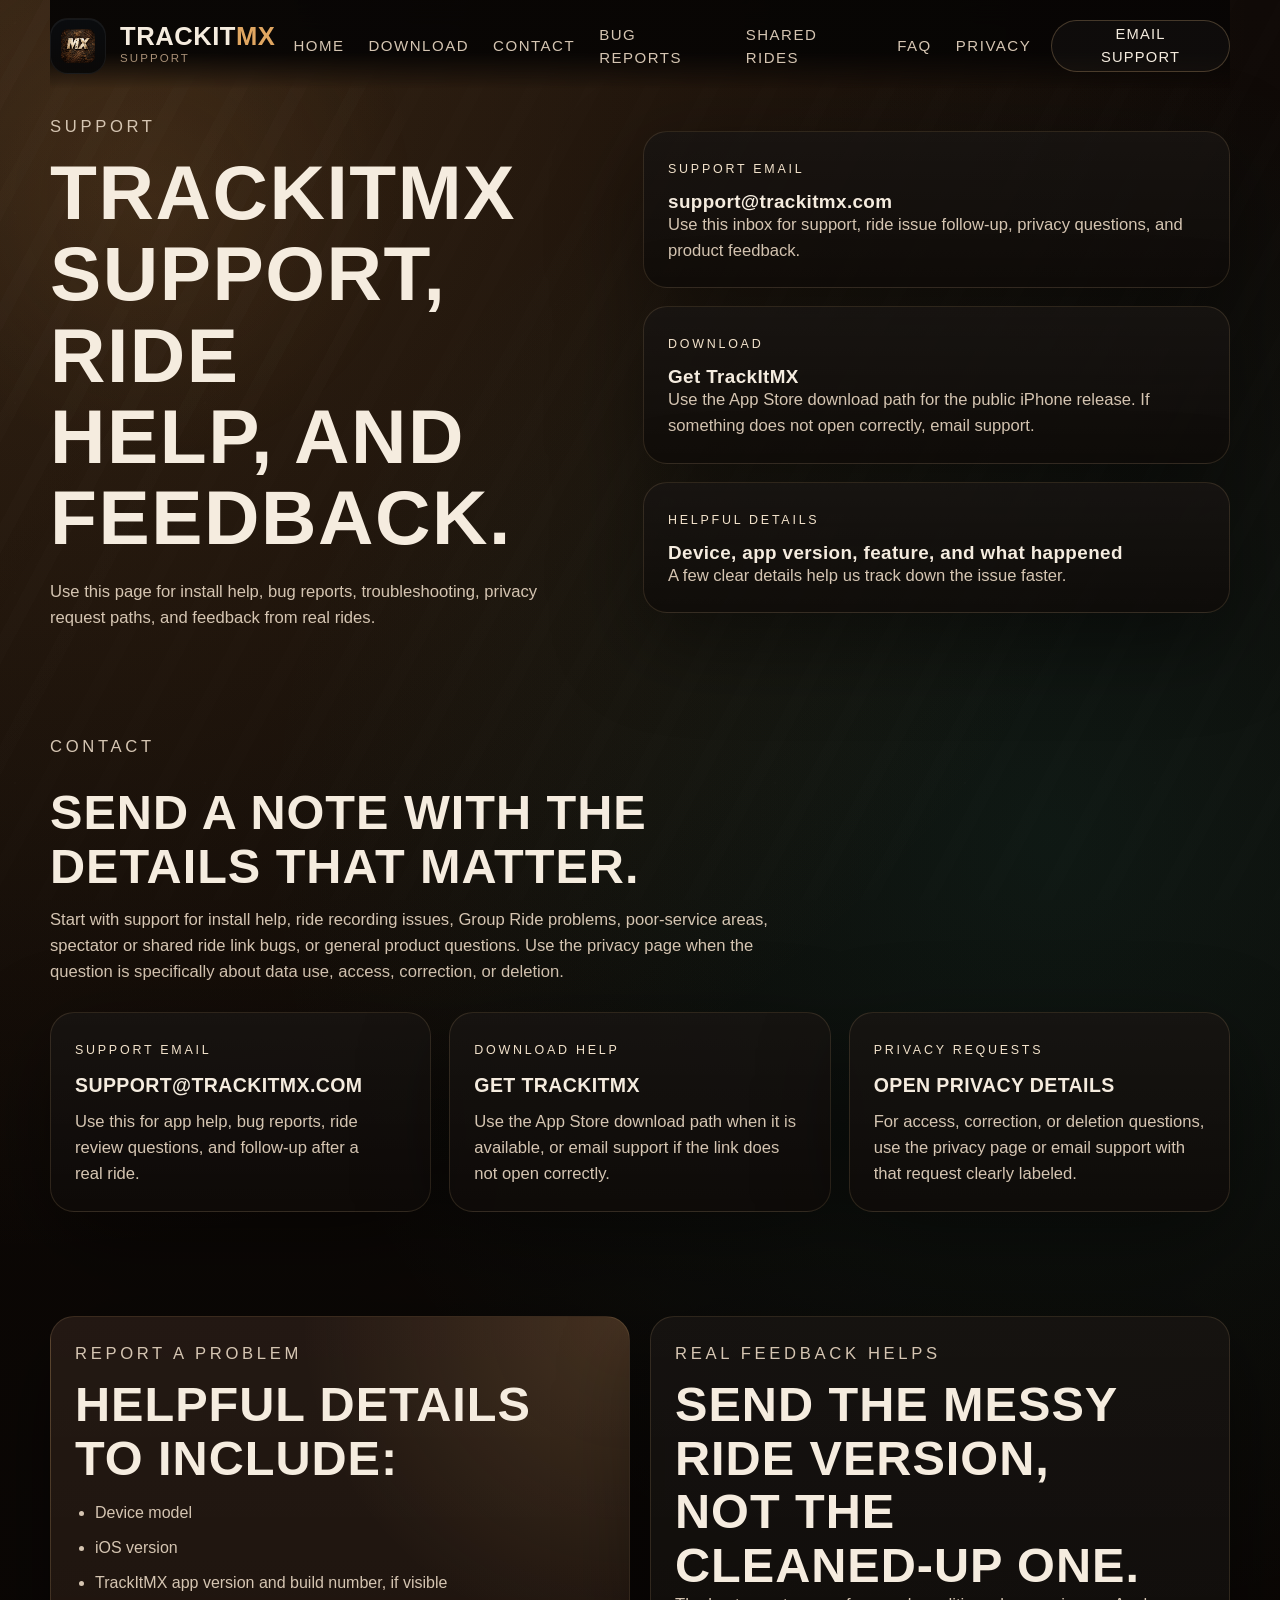
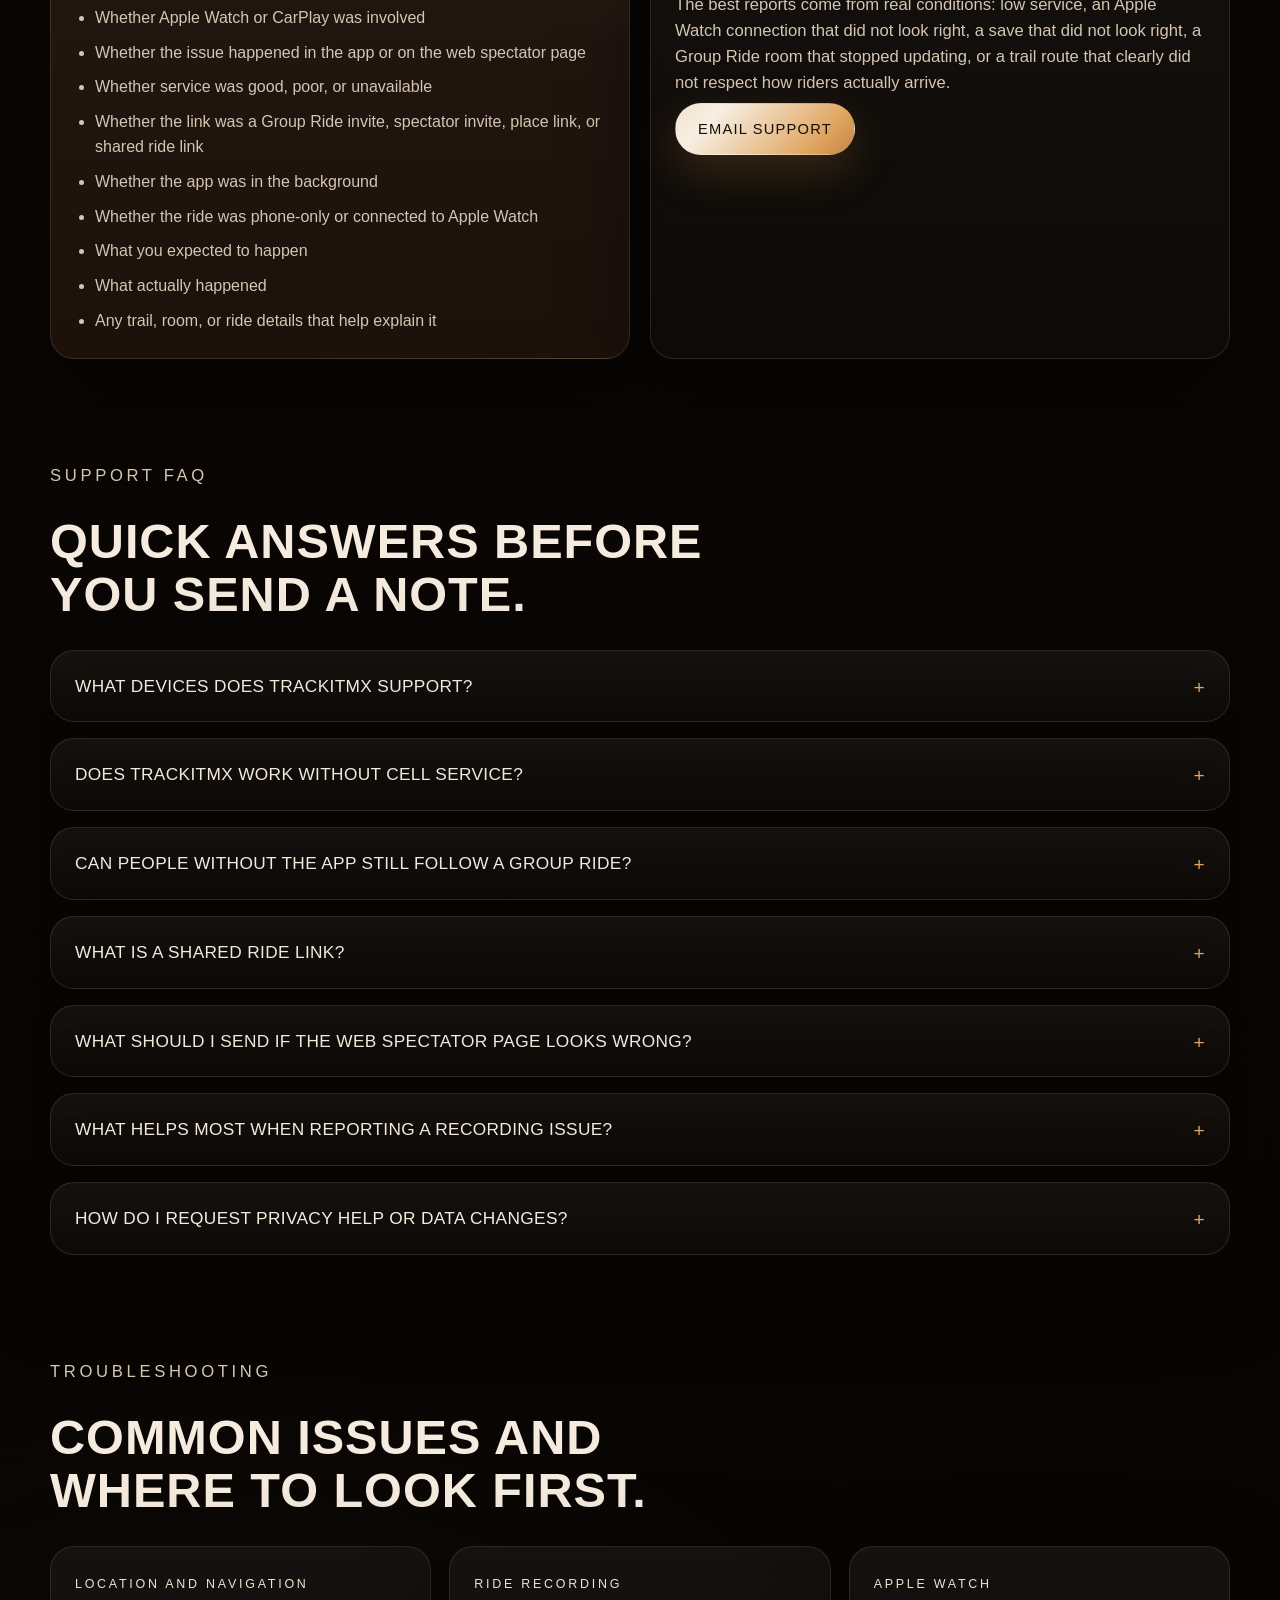
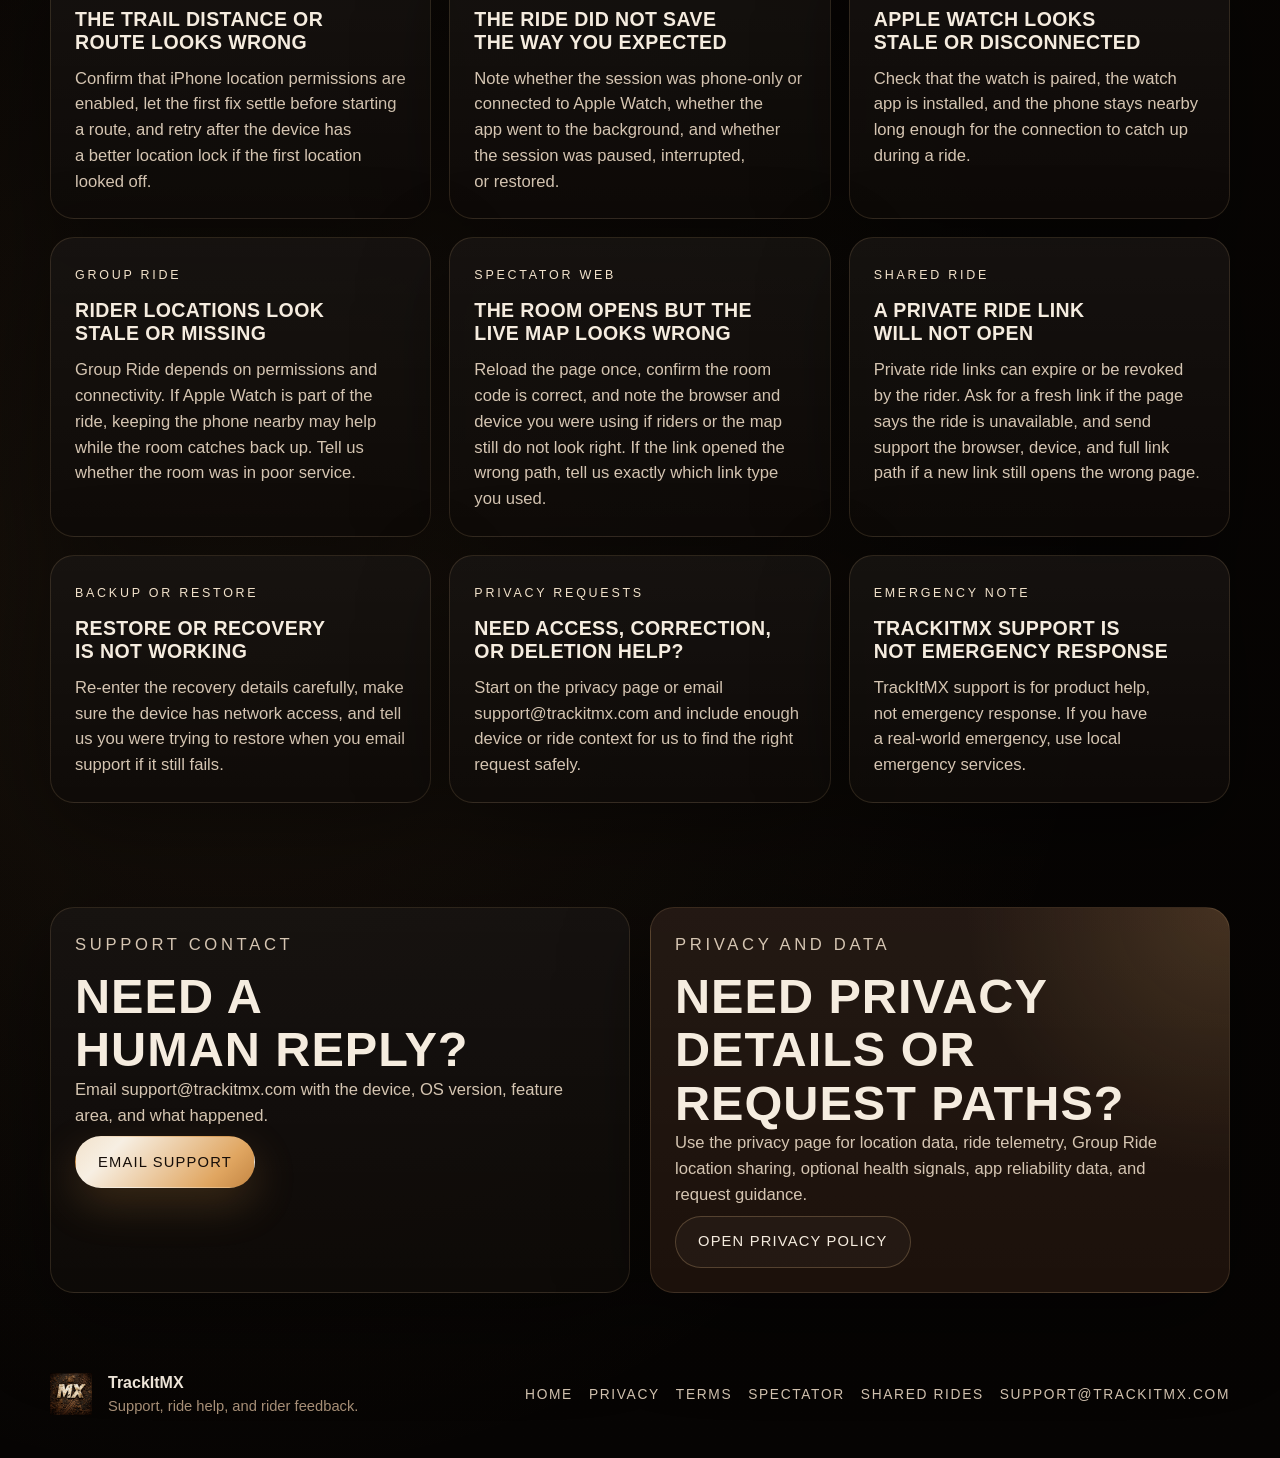
<file: support/index.html>
<!DOCTYPE html>
<html lang="en">
<head>
  <meta charset="UTF-8">
  <meta name="viewport" content="width=device-width, initial-scale=1.0">
  <title>TrackItMX Support | Help, Ride Issues, and Feedback</title>
  <meta
    name="description"
    content="Get help with TrackItMX, report ride recording issues, troubleshoot Watch, CarPlay, Group Ride, spectator links, shared ride links, navigation, and privacy questions."
  >
  <meta name="theme-color" content="#070504">
  <meta name="robots" content="index,follow">
  <meta property="og:title" content="TrackItMX Support | Help, Ride Issues, and Feedback">
  <meta
    property="og:description"
    content="Get help with TrackItMX, report ride recording issues, troubleshoot Watch, CarPlay, Group Ride, spectator links, shared ride links, navigation, and privacy questions."
  >
  <meta property="og:type" content="website">
  <meta property="og:url" content="https://trackitmx.com/support/">
  <meta property="og:image" content="../assets/marketing-card.png">
  <link rel="icon" type="image/png" href="../assets/trackitmx-mark.png">
  <link rel="apple-touch-icon" href="../assets/trackitmx-mark.png">
  <link rel="canonical" href="https://trackitmx.com/support/">
  <link rel="manifest" href="../site.webmanifest">
  <link rel="stylesheet" href="../styles.css?v=20260913">
  <script defer src="../site-config.js?v=20260913"></script>
  <script defer src="../app.js?v=20260913"></script>
  <script defer src="../analytics-config.js?v=20260913"></script>
</head>
<body class="page page--inner">
  <div class="site-grit" aria-hidden="true"></div>
  <header class="topbar">
    <a class="brand-lockup" href="../" aria-label="TrackItMX home">
      <img class="brand-lockup__mark" src="../assets/trackitmx-mark.png" alt="">
      <span class="brand-lockup__text">
        <strong>TrackIt<span>MX</span></strong>
        <small>Support</small>
      </span>
    </a>
    <nav class="topnav" aria-label="Primary">
      <a href="../">Home</a>
      <a href="#download">Download</a>
      <a href="#contact">Contact</a>
      <a href="#bug-report">Bug reports</a>
      <a href="#shared-rides">Shared rides</a>
      <a href="#faq">FAQ</a>
      <a href="../privacy/">Privacy</a>
    </nav>
    <a
      class="button button--ghost"
      href="mailto:support@trackitmx.com?subject=TrackItMX%20Support"
      data-support-link
      data-mail-subject="TrackItMX Support"
    >Email support</a>
  </header>

  <main>
    <section class="page-hero section">
      <div class="page-hero__copy reveal">
        <p class="eyebrow">Support</p>
        <h1>TrackItMX support, ride help, and feedback.</h1>
        <p class="hero__lede">
          Use this page for install help, bug reports, troubleshooting, privacy request paths,
          and feedback from real rides.
        </p>
      </div>
      <div class="page-hero__aside reveal">
        <div class="info-card">
          <span class="label">Support email</span>
          <strong><a href="mailto:support@trackitmx.com" data-support-link data-support-email>support@trackitmx.com</a></strong>
          <p>Use this inbox for support, ride issue follow-up, privacy questions, and product feedback.</p>
        </div>
        <div id="download" class="info-card">
          <span class="label">Download</span>
          <strong><a href="mailto:support@trackitmx.com?subject=TrackItMX%20Download%20Help" data-app-store-link>Get TrackItMX</a></strong>
          <p>Use the App Store download path for the public iPhone release. If something does not open correctly, email support.</p>
        </div>
        <div class="info-card">
          <span class="label">Helpful details</span>
          <strong>Device, app version, feature, and what happened</strong>
          <p>A few clear details help us track down the issue faster.</p>
        </div>
      </div>
    </section>

    <section id="contact" class="section">
      <div class="section-heading reveal">
        <p class="eyebrow">Contact</p>
        <h2>Send a note with the details that matter.</h2>
        <p>
          Start with support for install help, ride recording issues, Group Ride problems, poor-service areas,
          spectator or shared ride link bugs, or general product questions. Use the privacy page when the question is
          specifically about data use, access, correction, or deletion.
        </p>
      </div>
      <div class="support-grid">
        <article class="support-card reveal">
          <span class="label">Support email</span>
          <h3><a href="mailto:support@trackitmx.com" data-support-link data-support-email>support@trackitmx.com</a></h3>
          <p>Use this for app help, bug reports, ride review questions, and follow-up after a real ride.</p>
        </article>
        <article class="support-card reveal">
          <span class="label">Download help</span>
          <h3><a href="#download" data-app-store-link>Get TrackItMX</a></h3>
          <p>Use the App Store download path when it is available, or email support if the link does not open correctly.</p>
        </article>
        <article class="support-card reveal">
          <span class="label">Privacy requests</span>
          <h3><a href="../privacy/">Open privacy details</a></h3>
          <p>For access, correction, or deletion questions, use the privacy page or email support with that request clearly labeled.</p>
        </article>
      </div>
    </section>

    <section id="bug-report" class="section resources">
      <div class="resource-card resource-card--accent reveal">
        <p class="eyebrow">Report a problem</p>
        <h2>Helpful details to include:</h2>
        <ul class="bullet-list">
          <li>Device model</li>
          <li>iOS version</li>
          <li>TrackItMX app version and build number, if visible</li>
          <li>Whether Apple Watch or CarPlay was involved</li>
          <li>Whether the issue happened in the app or on the web spectator page</li>
          <li>Whether service was good, poor, or unavailable</li>
          <li>Whether the link was a Group Ride invite, spectator invite, place link, or shared ride link</li>
          <li>Whether the app was in the background</li>
          <li>Whether the ride was phone-only or connected to Apple Watch</li>
          <li>What you expected to happen</li>
          <li>What actually happened</li>
          <li>Any trail, room, or ride details that help explain it</li>
        </ul>
      </div>
      <div class="resource-card reveal">
        <p class="eyebrow">Real feedback helps</p>
        <h2>Send the messy ride version, not the cleaned-up one.</h2>
        <p>
          The best reports come from real conditions: low service, an Apple Watch connection that did not look right, a save that did
          not look right, a Group Ride room that stopped updating, or a trail route that clearly did not respect how riders
          actually arrive.
        </p>
        <a
          class="button button--primary"
          href="mailto:support@trackitmx.com?subject=TrackItMX%20Support"
          data-support-link
          data-mail-subject="TrackItMX Support"
        >Email support</a>
      </div>
    </section>

    <section id="faq" class="section">
      <div class="section-heading reveal">
        <p class="eyebrow">Support FAQ</p>
        <h2>Quick answers before you send a note.</h2>
      </div>
      <div class="faq-list">
        <details class="faq-item reveal">
          <summary>What devices does TrackItMX support?</summary>
          <p>
            TrackItMX is made for iPhone, with Apple Watch companion support and CarPlay navigation for supported setups.
            Android launch coming later.
          </p>
        </details>
        <details class="faq-item reveal">
          <summary>Does TrackItMX work without cell service?</summary>
          <p>
            Core location and ride recording behavior is built with low-service riding in mind. Online features
            like live Group Ride rooms, spectator links, sharing, backup, restore, and some syncing still need network access.
          </p>
        </details>
        <details class="faq-item reveal">
          <summary>Can people without the app still follow a group ride?</summary>
          <p>
            Yes. Shared spectator links can open on the web, so a non-iPhone user can still watch the live map and
            rider locations from the browser when the room is active.
          </p>
        </details>
        <details id="shared-rides" class="faq-item reveal">
          <summary>What is a shared ride link?</summary>
          <p>
            A shared ride link is a private web link created from a saved TrackItMX ride. It can show the route,
            selected metrics, and key moments without posting the ride to a public board. Anyone with the link can view
            it until it expires or the rider turns sharing off.
          </p>
        </details>
        <details class="faq-item reveal">
          <summary>What should I send if the web spectator page looks wrong?</summary>
          <p>
            Include the room code if you have it, the device and browser you were using, whether the issue was a blank
            map, missing riders, or a link that opened the wrong page, and a screenshot if it helps.
          </p>
        </details>
        <details class="faq-item reveal">
          <summary>What helps most when reporting a recording issue?</summary>
          <p>
            Tell us whether the ride was phone-only or connected to Apple Watch, whether the app went to the background,
            what trail or route context mattered, whether service was poor, and what you expected to happen instead.
          </p>
        </details>
        <details class="faq-item reveal">
          <summary>How do I request privacy help or data changes?</summary>
          <p>
            Use the privacy page or email
            <a href="mailto:support@trackitmx.com?subject=TrackItMX%20Privacy%20Request" data-support-link data-support-email data-mail-subject="TrackItMX Privacy Request">support@trackitmx.com</a>
            and clearly label the request as privacy, access, correction, or deletion.
          </p>
        </details>
      </div>
    </section>

    <section id="troubleshooting" class="section">
      <div class="section-heading reveal">
        <p class="eyebrow">Troubleshooting</p>
        <h2>Common issues and where to look first.</h2>
      </div>
      <div class="support-grid">
        <article class="support-card reveal">
          <span class="label">Location and navigation</span>
          <h3>The trail distance or route looks wrong</h3>
          <p>
            Confirm that iPhone location permissions are enabled, let the first fix settle before starting a route, and
            retry after the device has a better location lock if the first location looked off.
          </p>
        </article>
        <article class="support-card reveal">
          <span class="label">Ride recording</span>
          <h3>The ride did not save the way you expected</h3>
          <p>
            Note whether the session was phone-only or connected to Apple Watch, whether the app went to the background,
            and whether the session was paused, interrupted, or restored.
          </p>
        </article>
        <article class="support-card reveal">
          <span class="label">Apple Watch</span>
          <h3>Apple Watch looks stale or disconnected</h3>
          <p>
            Check that the watch is paired, the watch app is installed, and the phone stays nearby long enough for the
            connection to catch up during a ride.
          </p>
        </article>
        <article class="support-card reveal">
          <span class="label">Group Ride</span>
          <h3>Rider locations look stale or missing</h3>
          <p>
            Group Ride depends on permissions and connectivity. If Apple Watch is part of the ride, keeping the phone
            nearby may help while the room catches back up. Tell us whether the room was in poor service.
          </p>
        </article>
        <article class="support-card reveal">
          <span class="label">Spectator web</span>
          <h3>The room opens but the live map looks wrong</h3>
          <p>
            Reload the page once, confirm the room code is correct, and note the browser and device you were using if
            riders or the map still do not look right. If the link opened the wrong path, tell us exactly which link type you used.
          </p>
        </article>
        <article class="support-card reveal">
          <span class="label">Shared Ride</span>
          <h3>A private ride link will not open</h3>
          <p>
            Private ride links can expire or be revoked by the rider. Ask for a fresh link if the page says the ride is
            unavailable, and send support the browser, device, and full link path if a new link still opens the wrong page.
          </p>
        </article>
        <article class="support-card reveal">
          <span class="label">Backup or restore</span>
          <h3>Restore or recovery is not working</h3>
          <p>
            Re-enter the recovery details carefully, make sure the device has network access, and tell us you were trying
            to restore when you email support if it still fails.
          </p>
        </article>
        <article class="support-card reveal">
          <span class="label">Privacy requests</span>
          <h3>Need access, correction, or deletion help?</h3>
          <p>
            Start on the privacy page or email
            <a href="mailto:support@trackitmx.com?subject=TrackItMX%20Privacy%20Request" data-support-link data-support-email data-mail-subject="TrackItMX Privacy Request">support@trackitmx.com</a>
            and include enough device or ride context for us to find the right request safely.
          </p>
        </article>
        <article class="support-card reveal">
          <span class="label">Emergency note</span>
          <h3>TrackItMX support is not emergency response</h3>
          <p>TrackItMX support is for product help, not emergency response. If you have a real-world emergency, use local emergency services.</p>
        </article>
      </div>
    </section>

    <section class="section resources">
      <div class="resource-card reveal">
        <p class="eyebrow">Support contact</p>
        <h2>Need a human reply?</h2>
        <p>
          Email <a href="mailto:support@trackitmx.com" data-support-link data-support-email>support@trackitmx.com</a>
          with the device, OS version, feature area, and what happened.
        </p>
        <a
          class="button button--primary"
          href="mailto:support@trackitmx.com?subject=TrackItMX%20Support"
          data-support-link
          data-mail-subject="TrackItMX Support"
        >Email support</a>
      </div>
      <div class="resource-card resource-card--accent reveal">
        <p class="eyebrow">Privacy and data</p>
        <h2>Need privacy details or request paths?</h2>
        <p>
          Use the privacy page for location data, ride telemetry, Group Ride location sharing, optional health signals,
          app reliability data, and request guidance.
        </p>
        <a class="button button--secondary" href="../privacy/">Open privacy policy</a>
      </div>
    </section>
  </main>

  <footer class="footer">
    <div class="footer__brand">
      <img src="../assets/trackitmx-mark.png" alt="" aria-hidden="true">
      <div>
        <strong data-site-name>TrackItMX</strong>
        <p>Support, ride help, and rider feedback.</p>
      </div>
    </div>
    <div class="footer__links">
      <a href="../">Home</a>
      <a href="../privacy/">Privacy</a>
      <a href="../terms/">Terms</a>
      <a href="../group-ride/live/">Spectator</a>
      <a href="#shared-rides">Shared Rides</a>
      <a href="mailto:support@trackitmx.com" data-support-link data-support-email>support@trackitmx.com</a>
    </div>
  </footer>
</body>
</html>
</file>
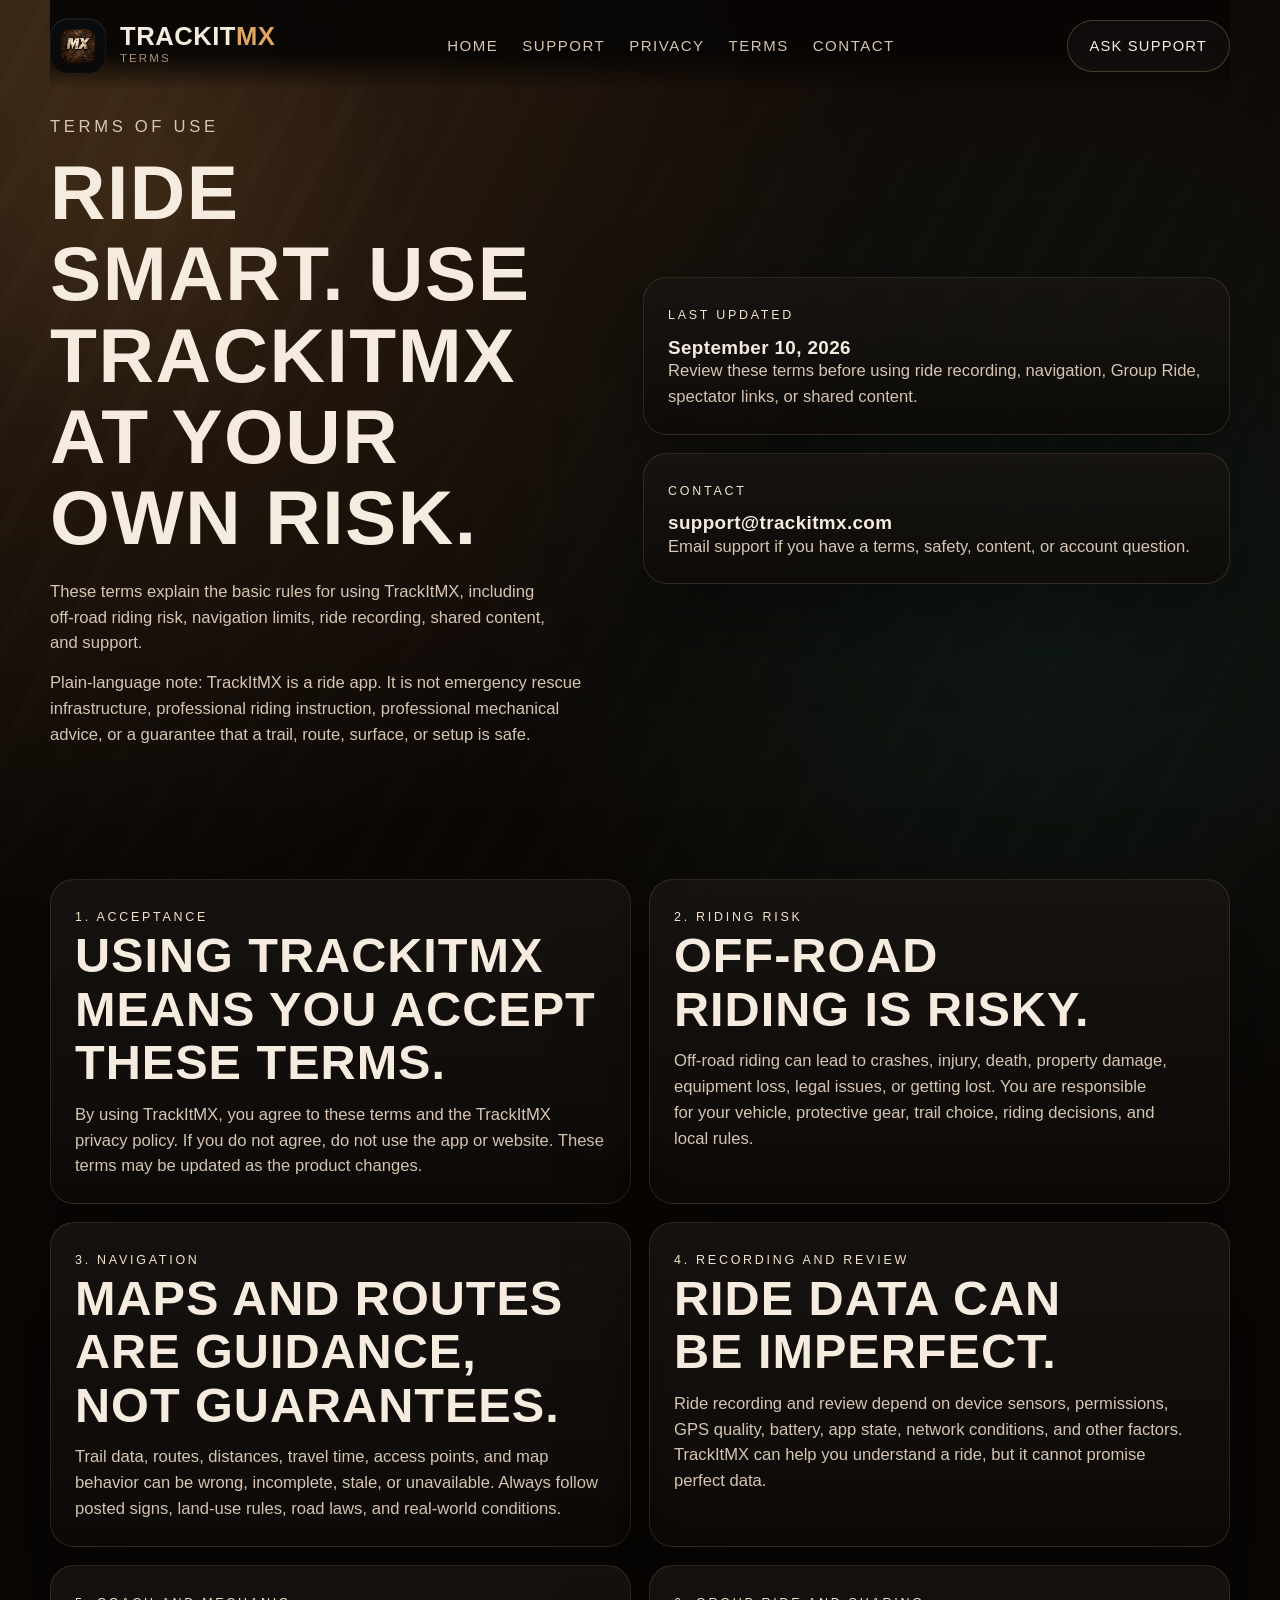
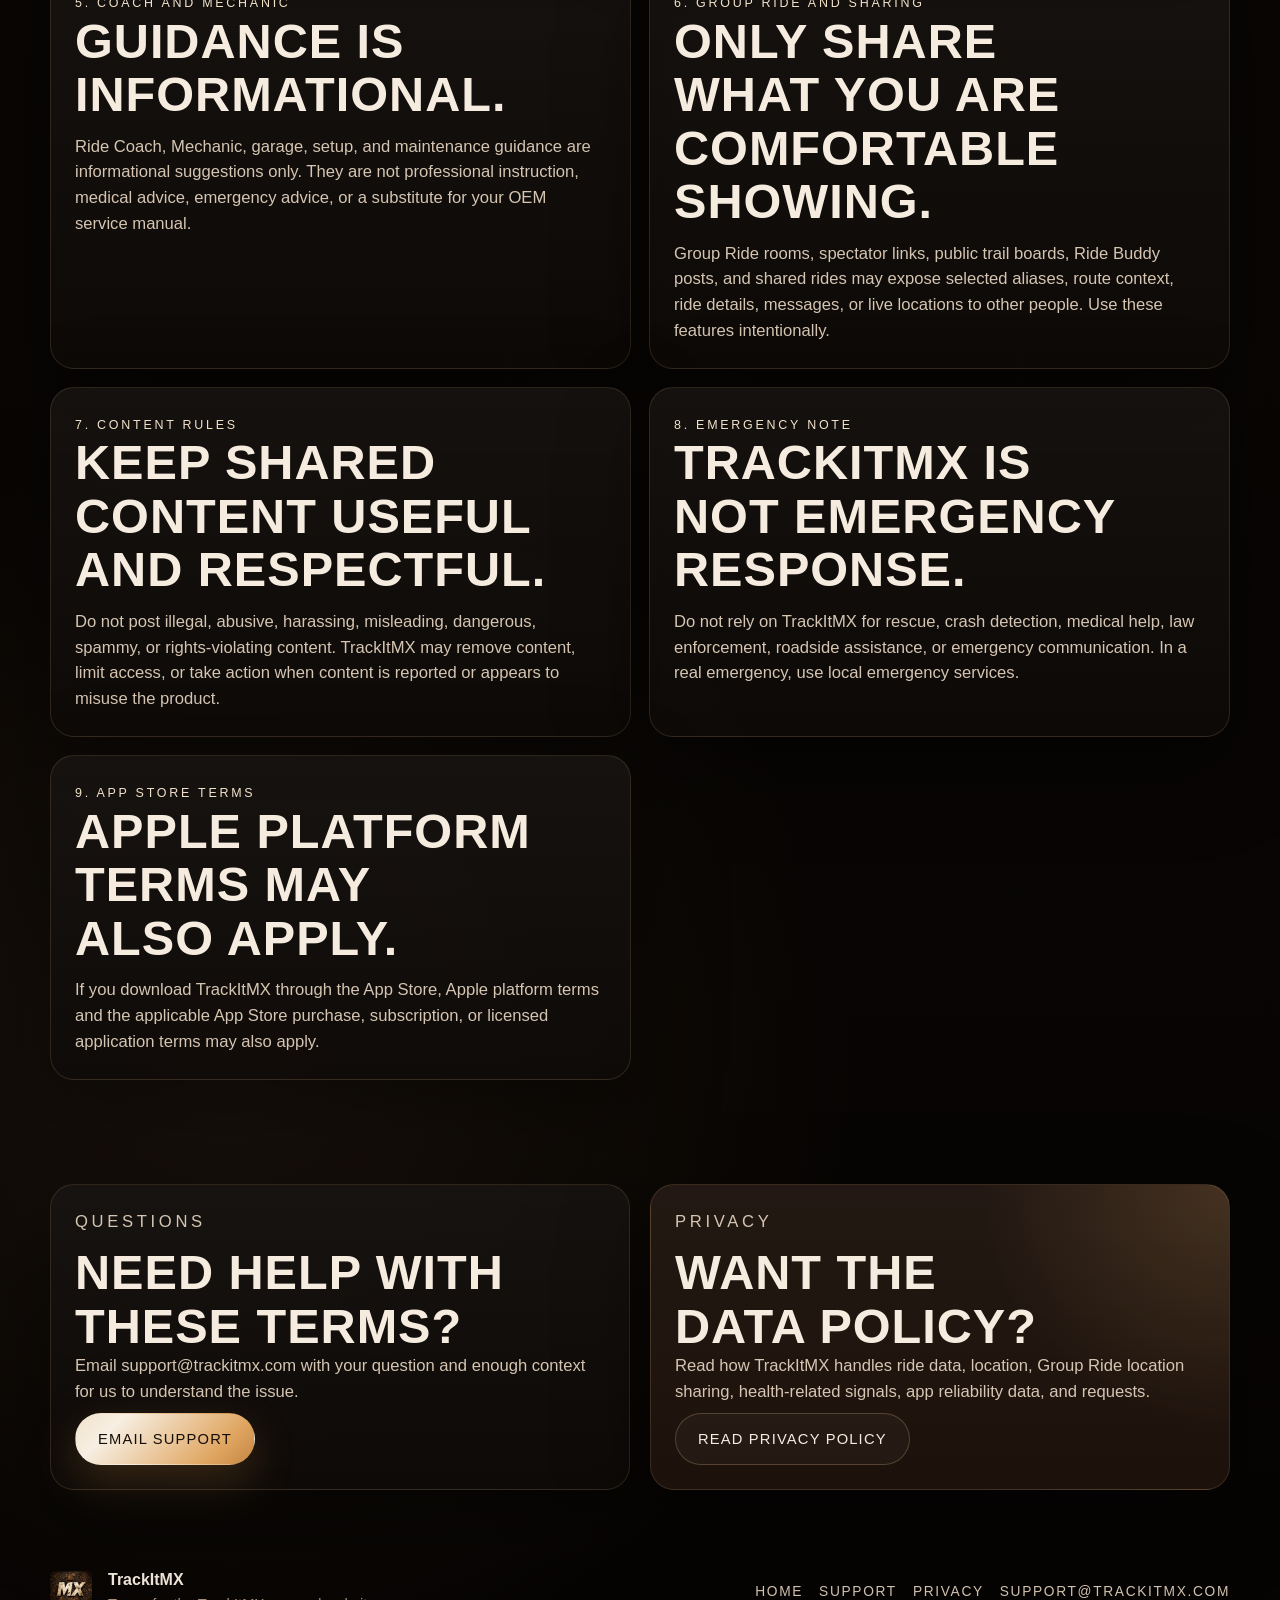
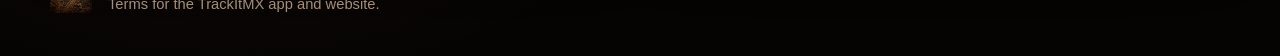
<file: terms/index.html>
<!DOCTYPE html>
<html lang="en">
<head>
  <meta charset="UTF-8">
  <meta name="viewport" content="width=device-width, initial-scale=1.0">
  <title>TrackItMX Terms of Use | Off-Road Ride App Terms</title>
  <meta
    name="description"
    content="Plain-language TrackItMX terms covering off-road riding risk, ride recording, navigation, shared content, privacy, and support."
  >
  <meta name="theme-color" content="#070504">
  <meta name="robots" content="index,follow">
  <meta property="og:title" content="TrackItMX Terms of Use">
  <meta
    property="og:description"
    content="Plain-language TrackItMX terms covering off-road riding risk, ride recording, navigation, shared content, privacy, and support."
  >
  <meta property="og:type" content="website">
  <meta property="og:url" content="https://trackitmx.com/terms/">
  <meta property="og:image" content="../assets/marketing-card.png">
  <link rel="icon" type="image/png" href="../assets/trackitmx-mark.png">
  <link rel="apple-touch-icon" href="../assets/trackitmx-mark.png">
  <link rel="canonical" href="https://trackitmx.com/terms/">
  <link rel="manifest" href="../site.webmanifest">
  <link rel="stylesheet" href="../styles.css?v=20260913">
  <script defer src="../site-config.js?v=20260913"></script>
  <script defer src="../app.js?v=20260913"></script>
  <script defer src="../analytics-config.js?v=20260913"></script>
</head>
<body class="page page--inner">
  <div class="site-grit" aria-hidden="true"></div>
  <header class="topbar">
    <a class="brand-lockup" href="../" aria-label="TrackItMX home">
      <img class="brand-lockup__mark" src="../assets/trackitmx-mark.png" alt="">
      <span class="brand-lockup__text">
        <strong>TrackIt<span>MX</span></strong>
        <small>Terms</small>
      </span>
    </a>
    <nav class="topnav" aria-label="Primary">
      <a href="../">Home</a>
      <a href="../support/">Support</a>
      <a href="../privacy/">Privacy</a>
      <a href="#terms">Terms</a>
      <a href="#contact">Contact</a>
    </nav>
    <a
      class="button button--ghost"
      href="mailto:support@trackitmx.com?subject=TrackItMX%20Terms%20Question"
      data-support-link
      data-mail-subject="TrackItMX Terms Question"
    >Ask support</a>
  </header>

  <main>
    <section class="page-hero section">
      <div class="page-hero__copy reveal">
        <p class="eyebrow">Terms of use</p>
        <h1>Ride smart. Use TrackItMX at your own risk.</h1>
        <p class="hero__lede">
          These terms explain the basic rules for using TrackItMX, including off-road riding risk, navigation limits,
          ride recording, shared content, and support.
        </p>
        <p class="hero__note">
          Plain-language note: TrackItMX is a ride app. It is not emergency rescue infrastructure, professional riding
          instruction, professional mechanical advice, or a guarantee that a trail, route, surface, or setup is safe.
        </p>
      </div>
      <div class="page-hero__aside reveal">
        <div class="info-card">
          <span class="label">Last updated</span>
          <strong>September 10, 2026</strong>
          <p>Review these terms before using ride recording, navigation, Group Ride, spectator links, or shared content.</p>
        </div>
        <div class="info-card">
          <span class="label">Contact</span>
          <strong><a href="mailto:support@trackitmx.com" data-support-link data-support-email>support@trackitmx.com</a></strong>
          <p>Email support if you have a terms, safety, content, or account question.</p>
        </div>
      </div>
    </section>

    <section id="terms" class="section policy-grid">
      <article class="policy-card reveal">
        <span class="label">1. Acceptance</span>
        <h2>Using TrackItMX means you accept these terms.</h2>
        <p>
          By using TrackItMX, you agree to these terms and the TrackItMX privacy policy. If you do not agree, do not use
          the app or website. These terms may be updated as the product changes.
        </p>
      </article>

      <article class="policy-card reveal">
        <span class="label">2. Riding risk</span>
        <h2>Off-road riding is risky.</h2>
        <p>
          Off-road riding can lead to crashes, injury, death, property damage, equipment loss, legal issues, or getting
          lost. You are responsible for your vehicle, protective gear, trail choice, riding decisions, and local rules.
        </p>
      </article>

      <article class="policy-card reveal">
        <span class="label">3. Navigation</span>
        <h2>Maps and routes are guidance, not guarantees.</h2>
        <p>
          Trail data, routes, distances, travel time, access points, and map behavior can be wrong, incomplete, stale, or
          unavailable. Always follow posted signs, land-use rules, road laws, and real-world conditions.
        </p>
      </article>

      <article class="policy-card reveal">
        <span class="label">4. Recording and review</span>
        <h2>Ride data can be imperfect.</h2>
        <p>
          Ride recording and review depend on device sensors, permissions, GPS quality, battery, app state, network
          conditions, and other factors. TrackItMX can help you understand a ride, but it cannot promise perfect data.
        </p>
      </article>

      <article class="policy-card reveal">
        <span class="label">5. Coach and mechanic</span>
        <h2>Guidance is informational.</h2>
        <p>
          Ride Coach, Mechanic, garage, setup, and maintenance guidance are informational suggestions only. They are not
          professional instruction, medical advice, emergency advice, or a substitute for your OEM service manual.
        </p>
      </article>

      <article class="policy-card reveal">
        <span class="label">6. Group Ride and sharing</span>
        <h2>Only share what you are comfortable showing.</h2>
        <p>
          Group Ride rooms, spectator links, public trail boards, Ride Buddy posts, and shared rides may expose selected
          aliases, route context, ride details, messages, or live locations to other people. Use these features intentionally.
        </p>
      </article>

      <article class="policy-card reveal">
        <span class="label">7. Content rules</span>
        <h2>Keep shared content useful and respectful.</h2>
        <p>
          Do not post illegal, abusive, harassing, misleading, dangerous, spammy, or rights-violating content. TrackItMX
          may remove content, limit access, or take action when content is reported or appears to misuse the product.
        </p>
      </article>

      <article class="policy-card reveal">
        <span class="label">8. Emergency note</span>
        <h2>TrackItMX is not emergency response.</h2>
        <p>
          Do not rely on TrackItMX for rescue, crash detection, medical help, law enforcement, roadside assistance, or
          emergency communication. In a real emergency, use local emergency services.
        </p>
      </article>

      <article class="policy-card reveal">
        <span class="label">9. App Store terms</span>
        <h2>Apple platform terms may also apply.</h2>
        <p>
          If you download TrackItMX through the App Store, Apple platform terms and the applicable App Store purchase,
          subscription, or licensed application terms may also apply.
        </p>
      </article>
    </section>

    <section id="contact" class="section resources">
      <div class="resource-card reveal">
        <p class="eyebrow">Questions</p>
        <h2>Need help with these terms?</h2>
        <p>
          Email <a href="mailto:support@trackitmx.com" data-support-link data-support-email>support@trackitmx.com</a>
          with your question and enough context for us to understand the issue.
        </p>
        <a
          class="button button--primary"
          href="mailto:support@trackitmx.com?subject=TrackItMX%20Terms%20Question"
          data-support-link
          data-mail-subject="TrackItMX Terms Question"
        >Email support</a>
      </div>
      <div class="resource-card resource-card--accent reveal">
        <p class="eyebrow">Privacy</p>
        <h2>Want the data policy?</h2>
        <p>Read how TrackItMX handles ride data, location, Group Ride location sharing, health-related signals, app reliability data, and requests.</p>
        <a class="button button--secondary" href="../privacy/">Read privacy policy</a>
      </div>
    </section>
  </main>

  <footer class="footer">
    <div class="footer__brand">
      <img src="../assets/trackitmx-mark.png" alt="" aria-hidden="true">
      <div>
        <strong data-site-name>TrackItMX</strong>
        <p>Terms for the TrackItMX app and website.</p>
      </div>
    </div>
    <div class="footer__links">
      <a href="../">Home</a>
      <a href="../support/">Support</a>
      <a href="../privacy/">Privacy</a>
      <a href="mailto:support@trackitmx.com" data-support-link data-support-email>support@trackitmx.com</a>
    </div>
  </footer>
</body>
</html>
</file>
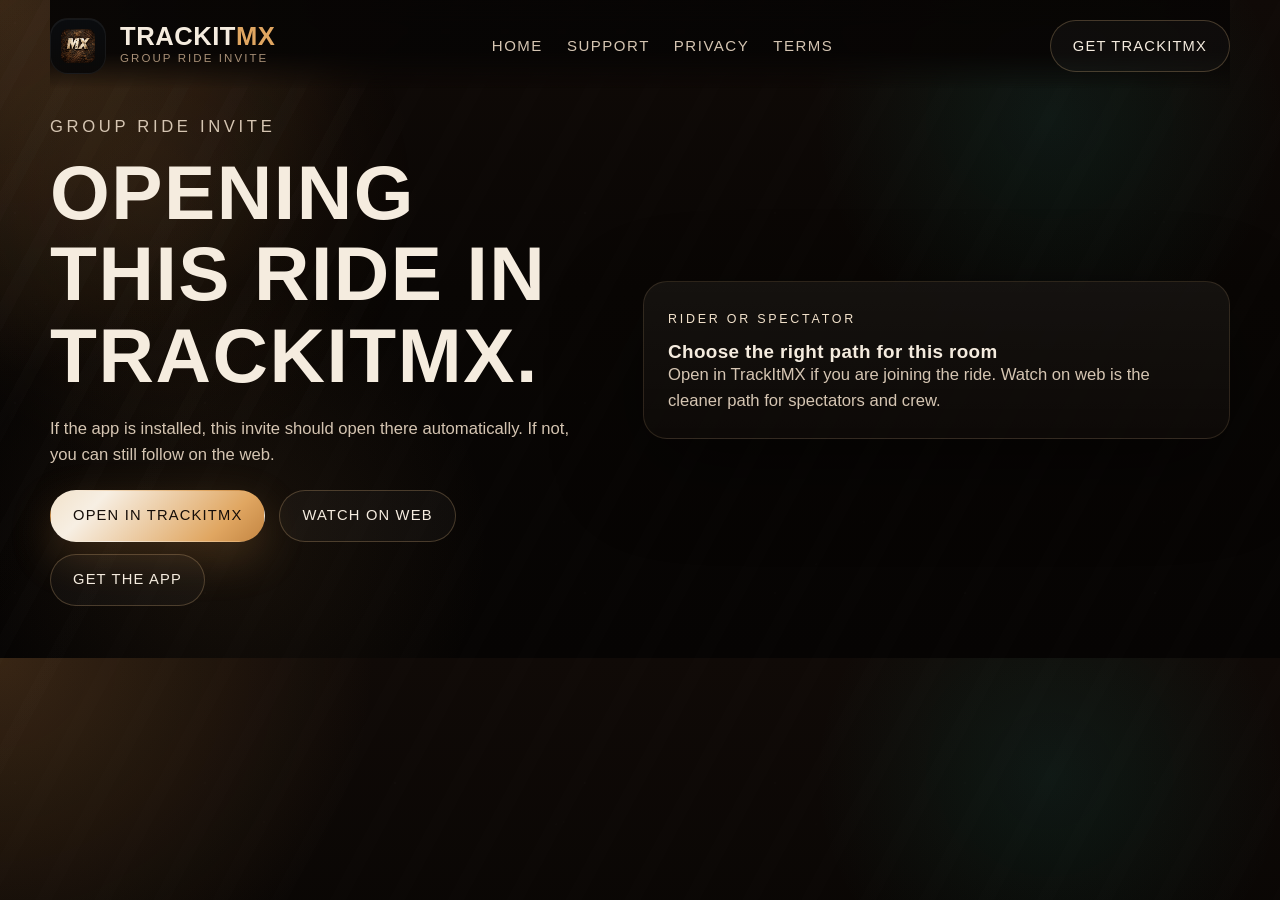
<file: group-ride/join/index.html>
<!DOCTYPE html>
<html lang="en">
<head>
  <meta charset="UTF-8">
  <meta name="viewport" content="width=device-width, initial-scale=1.0">
  <title>Invite to Group Ride</title>
  <meta
    name="description"
    content="Open a shared TrackItMX group ride invite."
  >
  <meta name="theme-color" content="#070504">
  <meta name="robots" content="noindex,nofollow,noarchive">
  <meta property="og:title" content="Invite to Group Ride">
  <meta
    property="og:description"
    content="Open this group ride invite in TrackItMX or watch the room on the web."
  >
  <meta property="og:type" content="website">
  <meta property="og:url" content="https://trackitmx.com/group-ride/join/">
  <meta property="og:image" content="https://trackitmx.com/assets/trackitmx-mark.png">
  <meta property="og:image:width" content="1024">
  <meta property="og:image:height" content="1024">
  <meta property="og:image:alt" content="TrackItMX app icon">
  <link rel="icon" type="image/png" href="../../assets/trackitmx-mark.png">
  <link rel="apple-touch-icon" href="../../assets/trackitmx-mark.png">
  <link rel="canonical" href="https://trackitmx.com/group-ride/join/">
  <link rel="manifest" href="../../site.webmanifest">
  <link rel="stylesheet" href="../../styles.css?v=20260913">
  <script defer src="../../site-config.js?v=20260913"></script>
  <script defer src="../../app.js?v=20260913"></script>
  <script defer src="../../analytics-config.js?v=20260913"></script>
</head>
<body class="page page--inner">
  <div class="site-grit" aria-hidden="true"></div>
  <header class="topbar">
    <a class="brand-lockup" href="../../" aria-label="TrackItMX home">
      <img class="brand-lockup__mark" src="../../assets/trackitmx-mark.png" alt="">
      <span class="brand-lockup__text">
        <strong>TrackIt<span>MX</span></strong>
        <small>Group Ride Invite</small>
      </span>
    </a>
    <nav class="topnav" aria-label="Primary">
      <a href="../../">Home</a>
      <a href="../../support/">Support</a>
      <a href="../../privacy/">Privacy</a>
      <a href="../../terms/">Terms</a>
    </nav>
    <a
      class="button button--ghost"
      href="../../support/#download"
      data-app-store-link
    >Get TrackItMX</a>
  </header>

  <main>
    <section class="page-hero section">
      <div class="page-hero__copy reveal">
        <p class="eyebrow">Group ride invite</p>
        <h1 id="invite-title">Opening this ride in TrackItMX.</h1>
        <p id="invite-subtitle" class="hero__lede">
          If the app is installed, this invite should open there automatically. If not, you can still follow on the web.
        </p>
        <div class="hero__actions hero__actions--compact">
          <a id="open-in-app" class="button button--primary" href="trackitmx://group-ride/join">Open in TrackItMX</a>
          <a id="watch-on-web" class="button button--secondary" href="../live/">Watch on web</a>
          <a
            class="button button--ghost"
            href="../../support/#download"
            data-app-store-link
          >Get the app</a>
        </div>
      </div>
      <div class="page-hero__aside reveal">
        <div class="info-card">
          <span class="label">Rider or spectator</span>
          <strong>Choose the right path for this room</strong>
          <p>Open in TrackItMX if you are joining the ride. Watch on web is the cleaner path for spectators and crew.</p>
        </div>
      </div>
    </section>
  </main>

  <script>
    (function () {
      const params = new URLSearchParams(window.location.search);
      const code = (params.get("code") || params.get("room") || "").trim();

      const title = document.getElementById("invite-title");
      const subtitle = document.getElementById("invite-subtitle");
      const openInApp = document.getElementById("open-in-app");
      const watchOnWeb = document.getElementById("watch-on-web");

      if (code && title) {
        title.textContent = "Open room " + code + " in TrackItMX.";
      }

      if (code && subtitle) {
        subtitle.textContent = "Room code " + code + " is ready. If the app is installed, this invite should open there automatically. If not, the web spectator view is ready too.";
      }

      const next = new URLSearchParams();
      if (code) {
        next.set("code", code);
      }

      const deepLink = "trackitmx://group-ride/join" + (next.toString() ? "?" + next.toString() : "");
      if (openInApp) {
        openInApp.setAttribute("href", deepLink);
      }

      const watchUrl = new URL("../live/", window.location.href);
      if (code) {
        watchUrl.searchParams.set("code", code);
      }
      if (watchOnWeb) {
        watchOnWeb.setAttribute("href", watchUrl.toString());
      }

      setTimeout(function () {
        window.location.href = deepLink;
      }, 140);
    }());
  </script>
</body>
</html>
</file>
<file: styles.css>
:root {
  --bg: #070504;
  --bg-soft: #120c09;
  --panel: rgba(15, 11, 9, 0.82);
  --panel-strong: rgba(18, 12, 9, 0.94);
  --panel-accent: rgba(30, 18, 12, 0.96);
  --line: rgba(212, 173, 123, 0.16);
  --line-strong: rgba(212, 173, 123, 0.28);
  --text: #f5ecdf;
  --text-soft: #d5c5b2;
  --text-dim: #a89077;
  --bone: #f2e2cb;
  --copper: #c48643;
  --copper-bright: #e0a661;
  --ember: #744114;
  --teal: #27d8bc;
  --shadow: 0 28px 90px rgba(0, 0, 0, 0.42);
  --radius-xl: 34px;
  --radius-lg: 24px;
  --radius-md: 18px;
  --radius-sm: 999px;
  --container: min(1180px, calc(100vw - 40px));
  --headline-font: "Arial Black", "Avenir Next Condensed", "Impact", "Haettenschweiler", sans-serif;
  --body-font: "Avenir Next", "Trebuchet MS", "Segoe UI", sans-serif;
}

*,
*::before,
*::after {
  box-sizing: border-box;
}

html {
  scroll-behavior: smooth;
}

body {
  margin: 0;
  min-width: 320px;
  color: var(--text);
  background:
    radial-gradient(circle at top left, rgba(196, 134, 67, 0.22), transparent 26%),
    radial-gradient(circle at 82% 18%, rgba(39, 216, 188, 0.08), transparent 20%),
    radial-gradient(circle at 18% 82%, rgba(224, 166, 97, 0.08), transparent 22%),
    linear-gradient(180deg, #100a07 0%, #090604 44%, #060403 100%);
  font-family: var(--body-font);
  line-height: 1.55;
  overflow-x: hidden;
}

body::before {
  content: "";
  position: fixed;
  inset: 0;
  z-index: -2;
  pointer-events: none;
  background:
    radial-gradient(circle at 8% 12%, rgba(255, 255, 255, 0.04) 0 1px, transparent 1px),
    radial-gradient(circle at 14% 17%, rgba(255, 255, 255, 0.03) 0 1px, transparent 1px),
    radial-gradient(circle at 88% 74%, rgba(255, 255, 255, 0.025) 0 1px, transparent 1px);
  background-size: 190px 190px, 260px 260px, 300px 300px;
  opacity: 0.35;
}

img {
  display: block;
  max-width: 100%;
}

[hidden] {
  display: none !important;
}

a {
  color: inherit;
  text-decoration: none;
}

button,
a,
input,
textarea,
select {
  font: inherit;
}

a:focus-visible,
button:focus-visible,
input:focus-visible,
summary:focus-visible {
  outline: 2px solid rgba(224, 166, 97, 0.62);
  outline-offset: 3px;
}

.site-grit {
  position: fixed;
  inset: 0;
  z-index: -1;
  pointer-events: none;
  background:
    linear-gradient(120deg, rgba(255, 255, 255, 0.02), transparent 28%),
    radial-gradient(circle at 12% 22%, rgba(196, 134, 67, 0.18), transparent 20%),
    repeating-linear-gradient(
      118deg,
      transparent 0,
      transparent 38px,
      rgba(255, 255, 255, 0.018) 38px,
      rgba(255, 255, 255, 0.018) 52px
    );
  opacity: 0.55;
}

.topbar,
.section,
.signal-band,
.footer {
  width: var(--container);
  margin: 0 auto;
}

.topbar {
  position: sticky;
  top: 0;
  z-index: 20;
  display: flex;
  align-items: center;
  justify-content: space-between;
  gap: 20px;
  padding: 18px 0 14px;
  background: linear-gradient(180deg, rgba(7, 5, 4, 0.94) 60%, rgba(7, 5, 4, 0));
  backdrop-filter: blur(14px);
}

.topbar.is-scrolled {
  padding-top: 13px;
}

.brand-lockup {
  display: inline-flex;
  align-items: center;
  gap: 14px;
  min-width: 0;
}

.brand-lockup__mark {
  width: 56px;
  height: 56px;
  padding: 10px;
  border-radius: 18px;
  border: 1px solid rgba(255, 255, 255, 0.06);
  background: linear-gradient(180deg, rgba(11, 13, 16, 0.92), rgba(10, 9, 8, 0.96));
  box-shadow: inset 0 1px 0 rgba(255, 255, 255, 0.05);
}

.brand-lockup__text {
  display: grid;
  gap: 2px;
}

.brand-lockup__text strong,
.brand-lockup__text small,
h1,
h2,
h3,
.launch-card strong,
.platform-card strong,
.info-card strong,
.policy-card h2,
.support-card h3,
.resource-card h2,
.final-cta__panel h2 {
  font-family: var(--headline-font);
  letter-spacing: 0.02em;
}

.brand-lockup__text strong {
  display: block;
  font-size: clamp(1.25rem, 2vw, 1.65rem);
  text-transform: uppercase;
  line-height: 0.96;
}

.brand-lockup__text strong span {
  color: var(--copper-bright);
}

.brand-lockup__text small {
  color: var(--text-dim);
  font-size: 0.72rem;
  letter-spacing: 0.18em;
  text-transform: uppercase;
}

.topnav {
  display: flex;
  align-items: center;
  gap: 24px;
  color: var(--text-soft);
  font-size: 0.94rem;
  letter-spacing: 0.1em;
  text-transform: uppercase;
}

.topnav a {
  transition: color 180ms ease;
}

.topnav a:hover,
.topnav a:focus-visible {
  color: var(--text);
}

.section {
  padding: 52px 0;
}

.section--tight {
  padding: 36px 0;
}

.hero,
.page-hero {
  display: grid;
  grid-template-columns: minmax(0, 0.96fr) minmax(0, 1.04fr);
  gap: clamp(28px, 4vw, 56px);
  align-items: center;
  padding-top: 26px;
}

.page-hero {
  min-height: auto;
}

.page--home .hero {
  grid-template-columns: minmax(0, 1fr) minmax(320px, 0.54fr);
  align-items: center;
  gap: clamp(28px, 3.3vw, 44px);
}

.page--home .hero__copy {
  max-width: 820px;
}

.page--home .hero h1 {
  max-width: none;
  font-size: clamp(2.3rem, 4.2vw, 4rem);
  line-height: 1.04;
}

.page--home .hero__lede {
  max-width: 54ch;
}

.hero__visual {
  min-width: 0;
}

.app-preview {
  position: relative;
  display: grid;
  gap: 18px;
  padding: clamp(18px, 2.3vw, 28px);
  border: 1px solid var(--line-strong);
  border-radius: var(--radius-xl);
  background:
    radial-gradient(circle at 72% 16%, rgba(39, 216, 188, 0.2), transparent 30%),
    radial-gradient(circle at 18% 82%, rgba(224, 166, 97, 0.22), transparent 32%),
    linear-gradient(180deg, rgba(255, 255, 255, 0.04), rgba(255, 255, 255, 0)),
    rgba(13, 9, 7, 0.9);
  box-shadow:
    0 34px 100px rgba(0, 0, 0, 0.48),
    inset 0 1px 0 rgba(255, 255, 255, 0.04);
  overflow: hidden;
}

.app-preview::before {
  content: "";
  position: absolute;
  inset: 18px;
  border: 1px solid rgba(242, 226, 203, 0.08);
  border-radius: 26px;
  pointer-events: none;
}

.app-preview__header,
.app-preview__footer {
  position: relative;
  z-index: 2;
  display: flex;
  align-items: center;
  justify-content: space-between;
  gap: 14px;
}

.app-preview__header {
  justify-content: flex-start;
}

.app-preview__header img {
  width: 58px;
  height: 58px;
  padding: 8px;
  border: 1px solid rgba(242, 226, 203, 0.12);
  border-radius: 18px;
  background: rgba(7, 5, 4, 0.65);
}

.app-preview__header strong,
.app-mini-card strong,
.launch-strip strong,
.web-card h3 {
  font-family: var(--headline-font);
  letter-spacing: 0.02em;
  text-transform: uppercase;
}

.app-preview__header strong {
  display: block;
  margin-top: 5px;
  color: var(--bone);
  font-size: clamp(1.15rem, 2vw, 1.65rem);
  line-height: 1.05;
}

.app-preview__screen {
  position: relative;
  z-index: 2;
  display: grid;
  gap: 14px;
}

.mock-map {
  position: relative;
  min-height: 310px;
  border: 1px solid rgba(212, 173, 123, 0.2);
  border-radius: 28px;
  overflow: hidden;
  background:
    linear-gradient(90deg, rgba(242, 226, 203, 0.04) 1px, transparent 1px),
    linear-gradient(180deg, rgba(242, 226, 203, 0.035) 1px, transparent 1px),
    radial-gradient(circle at 18% 22%, rgba(39, 216, 188, 0.12), transparent 22%),
    radial-gradient(circle at 82% 78%, rgba(224, 166, 97, 0.18), transparent 28%),
    #0e1714;
  background-size: 46px 46px, 46px 46px, auto, auto, auto;
}

.mock-map svg {
  position: absolute;
  inset: 0;
  width: 100%;
  height: 100%;
}

.mock-map__route {
  fill: none;
  stroke: var(--teal);
  stroke-width: 6;
  stroke-linecap: round;
  stroke-linejoin: round;
}

.mock-map__route--shadow {
  stroke: rgba(7, 5, 4, 0.7);
  stroke-width: 14;
}

.mock-map__point {
  fill: var(--bone);
  stroke: rgba(7, 5, 4, 0.72);
  stroke-width: 4;
}

.mock-map__point--rider {
  fill: var(--copper-bright);
}

.mock-map__tag {
  position: absolute;
  display: inline-flex;
  align-items: center;
  min-height: 34px;
  padding: 7px 11px;
  border: 1px solid rgba(242, 226, 203, 0.14);
  border-radius: 999px;
  background: rgba(7, 5, 4, 0.72);
  color: var(--text-soft);
  font-size: 0.72rem;
  letter-spacing: 0.14em;
  text-transform: uppercase;
  backdrop-filter: blur(12px);
}

.mock-map__tag--top {
  top: 16px;
  right: 16px;
}

.mock-map__tag--bottom {
  left: 16px;
  bottom: 16px;
}

.app-preview__cards {
  display: grid;
  grid-template-columns: repeat(3, minmax(0, 1fr));
  gap: 10px;
}

.app-mini-card {
  min-width: 0;
  padding: 14px;
  border: 1px solid rgba(212, 173, 123, 0.18);
  border-radius: 18px;
  background: rgba(7, 5, 4, 0.5);
}

.app-mini-card span,
.app-preview__footer span {
  display: block;
  color: var(--text-dim);
  font-size: 0.72rem;
  letter-spacing: 0.14em;
  text-transform: uppercase;
}

.app-mini-card strong {
  display: block;
  margin-top: 8px;
  color: var(--text);
  font-size: clamp(0.92rem, 1.35vw, 1.08rem);
  line-height: 1.1;
}

.app-preview__footer {
  flex-wrap: wrap;
  justify-content: flex-start;
}

.app-preview__footer span {
  padding: 8px 10px;
  border: 1px solid rgba(212, 173, 123, 0.18);
  border-radius: 999px;
  background: rgba(255, 255, 255, 0.035);
  color: var(--text-soft);
}

.page-hero__aside {
  display: grid;
  gap: 18px;
}

.eyebrow,
.label,
.feature-card__tag {
  margin: 0;
  color: var(--bone);
  font-size: 0.78rem;
  letter-spacing: 0.22em;
  text-transform: uppercase;
}

h1 {
  margin: 0;
  font-size: clamp(3rem, 6vw, 6.4rem);
  line-height: 1.06;
  text-transform: uppercase;
  text-wrap: balance;
}

h2 {
  margin: 0;
  font-size: clamp(2rem, 3.8vw, 4.2rem);
  line-height: 1.1;
  text-transform: uppercase;
  text-wrap: balance;
}

h3 {
  margin: 0 0 12px;
  font-size: 1.22rem;
  line-height: 1.18;
  text-transform: uppercase;
  text-wrap: balance;
}

p {
  margin: 0;
  text-wrap: pretty;
}

.hero__lede,
.section-heading p,
.feature-card p,
.loop-card p,
.launch-card p,
.platform-card p,
.info-card p,
.policy-card p,
.resource-card p,
.support-card p,
.final-cta__panel p,
.faq-item p,
.page-hero__copy p {
  color: var(--text-soft);
  font-size: 1.04rem;
}

.hero__lede {
  max-width: 60ch;
  margin-top: 20px;
}

.eyebrow + h1,
.eyebrow + h2 {
  margin-top: 12px;
}

.label + h3,
.feature-card__tag + h3 {
  margin-top: 12px;
}

.hero__actions {
  display: flex;
  flex-wrap: wrap;
  gap: 14px;
  margin-top: 28px;
}

.hero__actions--compact {
  margin-top: 22px;
}

.hero__note {
  margin-top: 14px;
  color: var(--text-dim);
  font-size: 0.92rem;
}

.spectator-panel,
.spectator-room,
.spectator-stat,
.spectator-field,
.spectator-rider {
  border: 1px solid var(--line-strong);
  background:
    linear-gradient(180deg, rgba(255, 255, 255, 0.03), rgba(255, 255, 255, 0)),
    var(--panel-accent);
  box-shadow: var(--shadow);
}

.button {
  display: inline-flex;
  align-items: center;
  justify-content: center;
  min-width: 0;
  min-height: 52px;
  padding: 0 22px;
  border: 1px solid var(--line-strong);
  border-radius: var(--radius-sm);
  font-size: 0.92rem;
  letter-spacing: 0.08em;
  text-transform: uppercase;
  transition:
    transform 180ms ease,
    border-color 180ms ease,
    background-color 180ms ease,
    color 180ms ease,
    box-shadow 180ms ease;
  text-align: center;
  overflow-wrap: anywhere;
}

.button:hover,
.button:focus-visible {
  transform: translateY(-2px);
}

.button--primary {
  color: #150d08;
  border-color: transparent;
  background: linear-gradient(135deg, var(--bone), #f7efe3 22%, var(--copper-bright) 78%, var(--copper));
  box-shadow: 0 16px 44px rgba(196, 134, 67, 0.24);
}

.button--secondary,
.button--ghost {
  background: rgba(255, 255, 255, 0.03);
  color: var(--text);
}

.button--secondary:hover,
.button--ghost:hover,
.button--secondary:focus-visible,
.button--ghost:focus-visible {
  border-color: rgba(224, 166, 97, 0.5);
}

.chip-row {
  display: flex;
  flex-wrap: wrap;
  gap: 12px;
  margin-top: 28px;
}

.chip-row span {
  padding: 10px 14px;
  border: 1px solid rgba(212, 173, 123, 0.26);
  border-radius: var(--radius-sm);
  background:
    linear-gradient(180deg, rgba(255, 255, 255, 0.035), rgba(255, 255, 255, 0)),
    rgba(30, 18, 12, 0.7);
  color: var(--text-soft);
  font-size: 0.82rem;
  letter-spacing: 0.16em;
  line-height: 1.2;
  text-transform: uppercase;
  box-shadow: inset 0 1px 0 rgba(255, 255, 255, 0.03);
  text-align: center;
}

.launch-card,
.feature-card,
.loop-card,
.platform-card,
.info-card,
.policy-card,
.support-card,
.resource-card,
.web-card,
.final-cta__panel,
.signal-band,
.faq-item {
  border: 1px solid var(--line);
  background:
    linear-gradient(180deg, rgba(255, 255, 255, 0.03), rgba(255, 255, 255, 0)),
    var(--panel);
  box-shadow: var(--shadow);
}

.launch-card strong,
.platform-card strong,
.info-card strong {
  display: block;
  margin-top: 10px;
  font-size: 1.18rem;
  line-height: 1.12;
  overflow-wrap: anywhere;
}

.signal-band {
  display: grid;
  grid-template-columns: repeat(4, 1fr);
  gap: 12px;
  margin-top: -6px;
  padding: 16px 20px;
  border-radius: var(--radius-sm);
  overflow: hidden;
  border-color: var(--line-strong);
  background:
    radial-gradient(circle at top right, rgba(224, 166, 97, 0.16), transparent 38%),
    linear-gradient(180deg, rgba(255, 255, 255, 0.03), rgba(255, 255, 255, 0)),
    var(--panel-accent);
}

.signal-band p {
  color: var(--text-soft);
  text-align: center;
  font-size: 0.9rem;
  letter-spacing: 0.14em;
  text-transform: uppercase;
}

.launch-strip {
  margin-top: 8px;
  border-radius: var(--radius-xl);
}

.launch-strip article {
  min-width: 0;
  padding: 6px 10px;
}

.launch-strip strong {
  display: block;
  margin-top: 7px;
  color: var(--bone);
  font-size: clamp(1.05rem, 1.6vw, 1.3rem);
  line-height: 1.05;
}

.launch-strip p {
  margin-top: 8px;
  text-align: left;
  color: var(--text-soft);
  font-size: 0.9rem;
  letter-spacing: 0;
  line-height: 1.45;
  text-transform: none;
}

.spectator-panel,
.spectator-room {
  display: grid;
  gap: 22px;
  padding: 28px;
  border-radius: var(--radius-xl);
}

.spectator-panel {
  grid-template-columns: minmax(0, 1.15fr) minmax(0, 0.85fr);
  align-items: end;
}

.spectator-panel__copy p:not(.eyebrow),
.spectator-room__summary,
.spectator-status {
  color: var(--text-soft);
}

.spectator-panel__copy p:not(.eyebrow) {
  margin-top: 16px;
}

.spectator-form {
  display: grid;
  gap: 12px;
}

.spectator-form__label {
  color: var(--text-soft);
  font-size: 0.86rem;
  letter-spacing: 0.12em;
  text-transform: uppercase;
}

.spectator-form__row {
  display: grid;
  grid-template-columns: minmax(0, 1fr) auto;
  gap: 12px;
}

.spectator-input {
  min-height: 54px;
  padding: 0 18px;
  border: 1px solid var(--line-strong);
  border-radius: 18px;
  background: rgba(255, 255, 255, 0.04);
  color: var(--text);
}

.spectator-input::placeholder {
  color: var(--text-dim);
}

.spectator-input:focus {
  outline: 2px solid rgba(224, 166, 97, 0.26);
  outline-offset: 2px;
}

.spectator-status {
  min-height: 1.5em;
  font-size: 0.92rem;
}

.spectator-status[data-tone="error"] {
  color: #f6b2a5;
}

.spectator-status[data-tone="success"] {
  color: #b7e9d9;
}

.spectator-room {
  grid-template-columns: minmax(0, 1fr) auto;
  align-items: start;
}

.spectator-room__meta {
  display: flex;
  flex-wrap: wrap;
  justify-content: flex-end;
  gap: 10px;
}

.spectator-pill,
.spectator-meta-pill,
.spectator-field__hint {
  display: inline-flex;
  align-items: center;
  justify-content: center;
  padding: 8px 12px;
  border: 1px solid rgba(212, 173, 123, 0.24);
  border-radius: var(--radius-sm);
  background: rgba(255, 255, 255, 0.03);
  color: var(--text-soft);
  font-size: 0.8rem;
  letter-spacing: 0.12em;
  text-transform: uppercase;
}

.spectator-live {
  display: grid;
  gap: 16px;
}

.spectator-main {
  width: var(--container);
  margin: 0 auto;
  padding-bottom: 56px;
}

.page--spectator-room-active .topbar--spectator {
  display: none;
}

.page--spectator-room-active .spectator-main {
  width: min(1480px, calc(100vw - 28px));
  padding-top: 14px;
}

.topbar--spectator {
  margin-bottom: 8px;
}

.spectator-entry {
  width: 100%;
  padding-top: 30px;
}

.spectator-entry__panel,
.spectator-map-stage,
.spectator-riders--dock {
  border: 1px solid var(--line-strong);
  background:
    radial-gradient(circle at top right, rgba(224, 166, 97, 0.14), transparent 38%),
    linear-gradient(180deg, rgba(255, 255, 255, 0.03), rgba(255, 255, 255, 0)),
    var(--panel-accent);
  box-shadow: var(--shadow);
}

.spectator-entry__panel,
.spectator-map-stage,
.spectator-riders--dock {
  border-radius: var(--radius-xl);
  padding: 24px;
}

.spectator-entry__panel {
  display: grid;
  gap: 22px;
}

.spectator-entry__copy p:not(.eyebrow) {
  margin-top: 16px;
  color: var(--text-soft);
}

.spectator-map-stage {
  display: grid;
  gap: 18px;
}

.spectator-map-stage__topline {
  display: flex;
  align-items: center;
  justify-content: space-between;
  gap: 14px;
  flex-wrap: wrap;
}

.spectator-home-link {
  display: inline-flex;
  align-items: center;
  padding: 8px 12px;
  border: 1px solid rgba(212, 173, 123, 0.2);
  border-radius: var(--radius-sm);
  background: rgba(255, 255, 255, 0.03);
  color: var(--text-soft);
  font-size: 0.78rem;
  letter-spacing: 0.14em;
  text-transform: uppercase;
}

.spectator-map-stage__actions {
  display: flex;
  align-items: center;
  justify-content: flex-end;
  flex-wrap: wrap;
  gap: 12px;
}

.spectator-map-stage__copy {
  display: grid;
  gap: 8px;
  max-width: 780px;
}

.spectator-map-stage__copy h1 {
  margin: 0;
  font-size: clamp(2rem, 4vw, 3.4rem);
}

.spectator-map-stage__copy p {
  margin: 0;
  color: var(--text-soft);
  font-size: clamp(0.98rem, 1.5vw, 1.08rem);
}

.spectator-room-dock {
  display: grid;
  gap: 16px;
}

.spectator-stat-grid {
  display: grid;
  grid-template-columns: repeat(4, minmax(0, 1fr));
  gap: 18px;
}

.spectator-stat-grid--stack {
  grid-template-columns: repeat(2, minmax(0, 1fr));
}

.spectator-stat-grid--dock {
  gap: 12px;
}

.spectator-stat {
  padding: 24px;
  border-radius: var(--radius-lg);
}

.spectator-stat--compact {
  padding: 18px 20px;
}

.spectator-stat strong {
  display: block;
  margin-top: 10px;
  font-size: 2rem;
  line-height: 1;
}

.spectator-stat--compact strong {
  margin-top: 8px;
  font-size: clamp(1.6rem, 3vw, 2rem);
}

.spectator-stat p {
  margin-top: 12px;
  color: var(--text-soft);
}

.spectator-layout {
  display: grid;
  grid-template-columns: minmax(0, 1.05fr) minmax(0, 0.95fr);
  gap: 20px;
}

.spectator-field,
.spectator-rider {
  border-radius: var(--radius-xl);
}

.spectator-field {
  padding: 24px;
}

.spectator-field__header {
  display: flex;
  align-items: flex-start;
  justify-content: space-between;
  gap: 14px;
}

.spectator-field__canvas {
  position: relative;
  min-height: 420px;
  border-radius: 28px;
  border: 1px solid rgba(212, 173, 123, 0.18);
  background: #110b08;
  overflow: hidden;
}

.spectator-field__canvas--hero {
  min-height: clamp(560px, 76vh, 940px);
}

.spectator-field__canvas--stage {
  margin-top: 0;
}

.spectator-map {
  position: absolute;
  inset: 0;
  z-index: 1;
}

.spectator-map-toolbar {
  position: absolute;
  top: 18px;
  left: 18px;
  z-index: 460;
  display: flex;
  flex-wrap: wrap;
  gap: 10px;
  max-width: calc(100% - 36px);
}

.spectator-map-toolbar__button {
  min-height: 42px;
  padding: 10px 14px;
  backdrop-filter: blur(14px);
}

.spectator-map-toolbar__button.is-active {
  border-color: rgba(242, 226, 203, 0.52);
  background: rgba(242, 226, 203, 0.12);
  color: var(--bone);
}

.spectator-map .leaflet-control-zoom a,
.spectator-map .leaflet-control-attribution {
  background: rgba(12, 9, 8, 0.9);
  color: var(--text-soft);
  border-color: rgba(212, 173, 123, 0.2);
}

.spectator-map .leaflet-top.leaflet-left {
  top: 72px;
}

.spectator-map .leaflet-popup-content-wrapper,
.spectator-map .leaflet-popup-tip {
  background: rgba(12, 9, 8, 0.94);
  color: var(--text);
}

.spectator-map .leaflet-tooltip {
  border: 1px solid rgba(212, 173, 123, 0.22);
  border-radius: 999px;
  background: rgba(12, 9, 8, 0.92);
  color: var(--text);
  box-shadow: 0 14px 28px rgba(0, 0, 0, 0.24);
}

.spectator-map-marker-shell {
  background: transparent;
  border: 0;
}

.spectator-field__empty {
  position: absolute;
  left: 22px;
  right: auto;
  bottom: 22px;
  display: flex;
  align-items: center;
  justify-content: flex-start;
  min-height: 56px;
  padding: 14px 18px;
  color: var(--text-soft);
  text-align: left;
  z-index: 450;
  pointer-events: none;
  max-width: min(480px, calc(100% - 44px));
  border: 1px solid rgba(212, 173, 123, 0.24);
  border-radius: 18px;
  background: rgba(10, 8, 7, 0.78);
  backdrop-filter: blur(12px);
  box-shadow: 0 18px 36px rgba(0, 0, 0, 0.22);
}

.spectator-map-note {
  position: absolute;
  right: 22px;
  bottom: 22px;
  display: flex;
  align-items: center;
  justify-content: flex-start;
  min-height: 52px;
  max-width: min(520px, calc(100% - 44px));
  padding: 13px 16px;
  border: 1px solid rgba(212, 173, 123, 0.2);
  border-radius: 18px;
  background: rgba(10, 8, 7, 0.76);
  color: var(--text-soft);
  font-size: 0.84rem;
  line-height: 1.45;
  text-align: left;
  z-index: 440;
  pointer-events: none;
  backdrop-filter: blur(12px);
  box-shadow: 0 18px 36px rgba(0, 0, 0, 0.18);
}

.spectator-map-marker {
  display: inline-flex;
  align-items: center;
  gap: 8px;
  transform: translate(-50%, -50%);
}

.spectator-map-marker__core {
  width: 16px;
  height: 16px;
  border-radius: 999px;
  border: 2px solid rgba(7, 5, 4, 0.82);
  background: var(--bone);
  box-shadow: 0 0 0 8px rgba(242, 226, 203, 0.08);
  flex: 0 0 auto;
}

.spectator-map-marker__label {
  padding: 6px 10px;
  border-radius: 999px;
  background: rgba(7, 5, 4, 0.86);
  color: var(--text);
  font-size: 0.78rem;
  letter-spacing: 0.04em;
  white-space: nowrap;
  box-shadow: 0 12px 24px rgba(0, 0, 0, 0.25);
}

.spectator-map-marker--live .spectator-map-marker__core {
  background: #7be6c2;
}

.spectator-map-marker--weak .spectator-map-marker__core {
  background: #f4d17b;
}

.spectator-map-marker--warn .spectator-map-marker__core {
  background: #efb36a;
}

.spectator-map-marker--check .spectator-map-marker__core,
.spectator-badge--check {
  background: rgba(233, 173, 88, 0.18);
  color: #f4c27a;
}

.spectator-map-marker--alert .spectator-map-marker__core {
  background: #ff8070;
}

.spectator-riders__list {
  display: grid;
  gap: 16px;
}

.spectator-riders--dock {
  background:
    linear-gradient(180deg, rgba(255, 255, 255, 0.02), rgba(255, 255, 255, 0)),
    rgba(14, 10, 8, 0.86);
}

.spectator-riders__heading {
  display: flex;
  align-items: center;
  justify-content: space-between;
  gap: 14px;
  margin-bottom: 16px;
}

.spectator-riders__heading h2 {
  margin: 0;
}

.spectator-riders--dock .spectator-riders__list {
  grid-template-columns: repeat(2, minmax(0, 1fr));
}

.spectator-sidebar {
  display: grid;
  gap: 18px;
  align-content: start;
}

.spectator-rider {
  padding: 18px;
}

.spectator-rider--active {
  border-color: rgba(242, 226, 203, 0.42);
  box-shadow:
    0 18px 36px rgba(0, 0, 0, 0.22),
    0 0 0 1px rgba(123, 230, 194, 0.12) inset;
}

.spectator-rider__header {
  display: flex;
  align-items: flex-start;
  justify-content: space-between;
  gap: 14px;
}

.spectator-rider__meta {
  display: flex;
  flex-wrap: wrap;
  gap: 10px;
  margin-top: 14px;
}

.spectator-rider__note {
  margin-top: 14px;
  color: var(--text-soft);
}

.spectator-rider__follow {
  margin-top: 16px;
  width: 100%;
  min-height: 46px;
}

.spectator-badge {
  display: inline-flex;
  align-items: center;
  justify-content: center;
  padding: 8px 12px;
  border-radius: var(--radius-sm);
  border: 1px solid rgba(212, 173, 123, 0.22);
  background: rgba(255, 255, 255, 0.04);
  font-size: 0.8rem;
  letter-spacing: 0.12em;
  text-transform: uppercase;
}

.spectator-badge--alert {
  background: rgba(255, 128, 112, 0.16);
  color: #ffc0b7;
}

.spectator-badge--warn {
  background: rgba(224, 166, 97, 0.16);
  color: #f2cb92;
}

.spectator-badge--live {
  background: rgba(107, 224, 191, 0.15);
  color: #bbf3df;
}

.spectator-pill--follow {
  border-color: rgba(123, 230, 194, 0.34);
  background: rgba(107, 224, 191, 0.12);
  color: #bbf3df;
}

.spectator-badge--weak,
.spectator-badge--idle {
  background: rgba(255, 255, 255, 0.05);
  color: var(--text-soft);
}

.section-heading {
  display: grid;
  gap: 14px;
  max-width: 760px;
}

.launch-grid,
.feature-grid,
.loop-grid,
.platform-grid,
.support-grid,
.policy-grid {
  display: grid;
  gap: 18px;
  margin-top: 28px;
}

.launch-grid,
.support-grid {
  grid-template-columns: repeat(3, minmax(0, 1fr));
}

.feature-grid {
  grid-template-columns: repeat(3, minmax(0, 1fr));
}

.loop-grid {
  grid-template-columns: repeat(4, minmax(0, 1fr));
}

.platform-grid {
  grid-template-columns: repeat(auto-fit, minmax(220px, 1fr));
}

.policy-grid {
  grid-template-columns: repeat(2, minmax(0, 1fr));
}

.launch-card,
.feature-card,
.loop-card,
.platform-card,
.info-card,
.policy-card,
.support-card,
.resource-card,
.web-card,
.final-cta__panel {
  padding: 24px;
  border-radius: var(--radius-lg);
}

.feature-card--featured {
  grid-column: span 2;
  min-height: 220px;
  background:
    radial-gradient(circle at top right, rgba(39, 216, 188, 0.14), transparent 34%),
    radial-gradient(circle at left bottom, rgba(224, 166, 97, 0.18), transparent 34%),
    linear-gradient(180deg, rgba(255, 255, 255, 0.035), rgba(255, 255, 255, 0)),
    var(--panel-accent);
}

.feature-card__tag {
  display: inline-block;
}

.feature-card p,
.loop-card p,
.launch-card p,
.platform-card p,
.policy-card p,
.support-card p {
  margin-top: 12px;
  overflow-wrap: anywhere;
}

.support-card h3,
.loop-card h3,
.resource-card h2,
.policy-card h2,
.faq-item summary {
  overflow-wrap: anywhere;
}

.bullet-list {
  margin: 16px 0 0;
  padding-left: 20px;
  color: var(--text-soft);
}

.bullet-list li + li {
  margin-top: 10px;
}

.product-stack {
  display: grid;
  grid-template-columns: minmax(0, 0.92fr) minmax(0, 1.08fr);
  gap: 26px;
  align-items: start;
}

.audience-panel {
  display: grid;
  grid-template-columns: minmax(0, 0.9fr) minmax(0, 1.1fr);
  gap: 24px;
  align-items: center;
  padding: 30px;
  border: 1px solid var(--line-strong);
  border-radius: var(--radius-xl);
  background:
    radial-gradient(circle at top left, rgba(224, 166, 97, 0.16), transparent 34%),
    linear-gradient(135deg, rgba(255, 255, 255, 0.035), transparent 42%),
    rgba(13, 9, 7, 0.82);
  box-shadow: var(--shadow);
}

.audience-panel__copy p:not(.eyebrow) {
  margin-top: 16px;
  color: var(--text-soft);
}

.audience-panel__tags {
  display: flex;
  flex-wrap: wrap;
  gap: 12px;
}

.audience-panel__tags span {
  display: inline-flex;
  align-items: center;
  min-height: 44px;
  padding: 9px 13px;
  border: 1px solid rgba(212, 173, 123, 0.24);
  border-radius: 999px;
  background:
    linear-gradient(180deg, rgba(255, 255, 255, 0.035), rgba(255, 255, 255, 0)),
    rgba(255, 255, 255, 0.035);
  color: var(--text-soft);
  font-size: 0.82rem;
  letter-spacing: 0.1em;
  text-transform: uppercase;
}

.web-links__grid {
  display: grid;
  grid-template-columns: minmax(0, 1.1fr) repeat(2, minmax(0, 0.95fr));
  gap: 18px;
  margin-top: 28px;
}

.web-card {
  display: grid;
  align-content: start;
  gap: 14px;
  min-height: 260px;
}

.web-card h3 {
  margin: 0;
  color: var(--text);
  font-size: clamp(1.35rem, 2.5vw, 2.25rem);
  line-height: 1.08;
}

.web-card p {
  color: var(--text-soft);
  font-size: 1rem;
}

.web-card .button {
  justify-self: start;
  margin-top: auto;
}

.ride-viewer-actions,
.hero__actions {
  row-gap: 12px;
}

.resource-card .button,
.trust-panel__details .button {
  justify-self: start;
  margin-top: 8px;
}

.web-card--primary {
  border-color: rgba(39, 216, 188, 0.24);
  background:
    radial-gradient(circle at top right, rgba(39, 216, 188, 0.2), transparent 34%),
    linear-gradient(180deg, rgba(255, 255, 255, 0.035), rgba(255, 255, 255, 0)),
    rgba(12, 14, 12, 0.92);
}

.trust-panel {
  display: grid;
  grid-template-columns: minmax(0, 1.04fr) minmax(0, 0.96fr);
  gap: 24px;
  padding: 28px;
  border: 1px solid var(--line-strong);
  border-radius: var(--radius-xl);
  box-shadow: var(--shadow);
  background:
    radial-gradient(circle at top right, rgba(224, 166, 97, 0.18), transparent 38%),
    linear-gradient(180deg, rgba(255, 255, 255, 0.03), rgba(255, 255, 255, 0)),
    var(--panel-accent);
}

.trust-panel__copy p:not(.eyebrow) {
  margin-top: 16px;
  color: var(--text-soft);
}

.trust-panel__details {
  display: grid;
  gap: 18px;
  align-content: start;
}

.trust-list {
  margin-top: 0;
}

.faq-list {
  display: grid;
  gap: 16px;
  margin-top: 28px;
}

.faq-item {
  border-radius: var(--radius-lg);
  padding: 0;
  overflow: hidden;
}

.faq-item summary {
  cursor: pointer;
  list-style: none;
  padding: 22px 24px;
  font-family: var(--headline-font);
  font-size: 1.08rem;
  letter-spacing: 0.02em;
  text-transform: uppercase;
}

.faq-item summary::-webkit-details-marker {
  display: none;
}

.faq-item summary::after {
  content: "+";
  float: right;
  color: var(--copper-bright);
  font-size: 1.2rem;
}

.faq-item[open] summary::after {
  content: "−";
}

.faq-item p {
  padding: 0 24px 24px;
}

.resources {
  display: grid;
  grid-template-columns: repeat(2, minmax(0, 1fr));
  gap: 20px;
}

.resources--triple {
  grid-template-columns: repeat(3, minmax(0, 1fr));
}

.resources--quad {
  grid-template-columns: repeat(4, minmax(0, 1fr));
}

.resource-card--accent,
.final-cta__panel {
  background:
    radial-gradient(circle at top right, rgba(224, 166, 97, 0.18), transparent 38%),
    linear-gradient(180deg, rgba(255, 255, 255, 0.03), rgba(255, 255, 255, 0)),
    var(--panel-accent);
}

.final-cta__panel a[href^="mailto:"] {
  color: var(--bone);
}

.footer {
  display: flex;
  align-items: center;
  justify-content: space-between;
  gap: 20px;
  padding: 26px 0 40px;
}

.footer__brand {
  display: flex;
  align-items: center;
  gap: 16px;
}

.footer__brand img {
  width: 42px;
  height: 42px;
}

.footer__brand p {
  color: var(--text-dim);
  font-size: 0.92rem;
}

.footer__links {
  display: flex;
  flex-wrap: wrap;
  gap: 16px;
  color: var(--text-soft);
  font-size: 0.86rem;
  letter-spacing: 0.12em;
  text-transform: uppercase;
}

.js .reveal {
  opacity: 0;
  transform: translateY(16px);
  transition:
    opacity 480ms ease,
    transform 480ms ease;
}

.js .reveal.is-visible {
  opacity: 1;
  transform: translateY(0);
}

.js .hero > .reveal,
.js .page-hero > .reveal,
.js .spectator-entry__panel.reveal,
.js .spectator-map-stage.reveal,
.js .ride-viewer-shell.reveal {
  opacity: 1;
  transform: none;
  transition: none;
}

.ride-viewer-main {
  width: min(1480px, calc(100vw - 28px));
  margin: 0 auto;
  padding: 20px 0 64px;
}

.page--ride-viewer .topbar {
  width: min(1480px, calc(100vw - 28px));
}

.ride-viewer-shell {
  display: grid;
  gap: 18px;
}

.ride-viewer-head,
.ride-viewer-map-card,
.ride-viewer-panel,
.ride-viewer-card,
.ride-moment,
.ride-stat-card {
  border: 1px solid var(--line-strong);
  background:
    linear-gradient(180deg, rgba(255, 255, 255, 0.032), rgba(255, 255, 255, 0)),
    rgba(14, 10, 8, 0.88);
  box-shadow: var(--shadow);
}

.ride-viewer-head {
  display: grid;
  grid-template-columns: minmax(0, 1fr) auto;
  gap: 18px;
  align-items: end;
  padding: 24px;
  border-radius: var(--radius-xl);
}

.ride-viewer-copy {
  display: grid;
  gap: 10px;
  max-width: 920px;
}

.ride-viewer-copy h1 {
  font-size: clamp(2.1rem, 5vw, 4.7rem);
}

.ride-viewer-summary,
.ride-viewer-muted {
  color: var(--text-soft);
}

.ride-viewer-pills {
  display: flex;
  flex-wrap: wrap;
  justify-content: flex-end;
  gap: 10px;
}

.ride-viewer-grid {
  display: grid;
  grid-template-columns: minmax(0, 1.35fr) minmax(360px, 0.65fr);
  gap: 18px;
  align-items: stretch;
}

.ride-viewer-map-card {
  position: relative;
  min-height: clamp(540px, 74vh, 900px);
  border-radius: var(--radius-xl);
  overflow: hidden;
  background: #110b08;
}

.ride-map {
  position: absolute;
  inset: 0;
  z-index: 1;
}

.ride-map-toolbar {
  position: absolute;
  top: 18px;
  left: 18px;
  z-index: 460;
  display: flex;
  flex-wrap: wrap;
  gap: 10px;
  max-width: calc(100% - 36px);
}

.ride-map .leaflet-control-zoom a,
.ride-map .leaflet-control-attribution {
  background: rgba(12, 9, 8, 0.9);
  color: var(--text-soft);
  border-color: rgba(212, 173, 123, 0.2);
}

.ride-map .leaflet-top.leaflet-left {
  top: 72px;
}

.ride-map .leaflet-popup-content-wrapper,
.ride-map .leaflet-popup-tip {
  background: rgba(12, 9, 8, 0.94);
  color: var(--text);
}

.ride-map-marker-shell {
  background: transparent;
  border: 0;
}

.ride-map-marker {
  display: inline-flex;
  align-items: center;
  gap: 8px;
  transform: translate(-50%, -50%);
}

.ride-map-marker__dot {
  width: 18px;
  height: 18px;
  flex: 0 0 auto;
  border: 2px solid rgba(7, 5, 4, 0.84);
  border-radius: 999px;
  background: var(--teal);
  box-shadow:
    0 0 0 8px rgba(39, 216, 188, 0.14),
    0 12px 22px rgba(0, 0, 0, 0.24);
}

.ride-map-marker__label {
  padding: 7px 11px;
  border: 1px solid rgba(212, 173, 123, 0.2);
  border-radius: 999px;
  background: rgba(7, 5, 4, 0.88);
  color: var(--text);
  font-size: 0.78rem;
  letter-spacing: 0.04em;
  white-space: nowrap;
  box-shadow: 0 12px 24px rgba(0, 0, 0, 0.25);
}

.ride-map-marker--finish .ride-map-marker__dot {
  background: var(--bone);
  box-shadow: 0 0 0 8px rgba(242, 226, 203, 0.1);
}

.ride-map-marker--fix .ride-map-marker__dot {
  background: #f4d17b;
  box-shadow: 0 0 0 8px rgba(244, 209, 123, 0.14);
}

.ride-map-marker--best .ride-map-marker__dot {
  background: #7be6c2;
}

.ride-viewer-panel {
  display: grid;
  gap: 16px;
  align-content: start;
  padding: 24px;
  border-radius: var(--radius-xl);
}

.ride-viewer-panel h2 {
  margin-top: 8px;
  font-size: clamp(1.7rem, 3vw, 2.5rem);
}

.ride-stat-grid {
  display: grid;
  grid-template-columns: repeat(2, minmax(0, 1fr));
  gap: 12px;
}

.ride-stat-card {
  min-width: 0;
  padding: 18px;
  border-radius: var(--radius-lg);
}

.ride-stat-card strong {
  display: block;
  margin-top: 8px;
  color: var(--bone);
  font-size: clamp(1.15rem, 2vw, 1.55rem);
  line-height: 1.05;
  overflow-wrap: anywhere;
}

.ride-viewer-card {
  padding: 18px;
  border-radius: var(--radius-lg);
}

.ride-viewer-card p {
  margin-top: 10px;
  color: var(--text-soft);
}

.ride-viewer-cta {
  border-color: rgba(39, 216, 188, 0.22);
  background:
    linear-gradient(135deg, rgba(39, 216, 188, 0.12), rgba(255, 255, 255, 0.025) 42%, rgba(7, 5, 4, 0)),
    rgba(11, 8, 7, 0.9);
}

.ride-viewer-actions {
  display: flex;
  flex-wrap: wrap;
  gap: 10px;
  margin-top: 16px;
}

.ride-viewer-actions .button {
  min-height: 44px;
  padding: 0.78rem 1rem;
}

.ride-viewer-moments {
  display: grid;
  gap: 18px;
  padding: 24px;
  border: 1px solid var(--line);
  border-radius: var(--radius-xl);
  background:
    linear-gradient(180deg, rgba(255, 255, 255, 0.024), rgba(255, 255, 255, 0)),
    rgba(9, 6, 5, 0.74);
}

.ride-viewer-moments .section-heading h2 {
  margin-top: 8px;
  font-size: clamp(1.9rem, 3.8vw, 3.6rem);
}

.ride-viewer-moments .section-heading p:not(.eyebrow) {
  margin-top: 10px;
}

.ride-moments-list {
  display: grid;
  grid-template-columns: repeat(auto-fit, minmax(240px, 1fr));
  gap: 14px;
}

.ride-moment {
  cursor: default;
  min-height: 150px;
  padding: 20px;
  border-radius: var(--radius-lg);
  transition:
    transform 180ms ease,
    border-color 180ms ease,
    background-color 180ms ease;
}

.ride-moment[tabindex] {
  cursor: pointer;
}

.ride-moment[tabindex]:hover,
.ride-moment[tabindex]:focus-visible {
  transform: translateY(-2px);
  border-color: rgba(224, 166, 97, 0.46);
  background-color: rgba(255, 255, 255, 0.025);
}

.ride-moment__type {
  display: inline-flex;
  margin-bottom: 12px;
  padding: 7px 10px;
  border: 1px solid rgba(212, 173, 123, 0.24);
  border-radius: 999px;
  color: var(--text-soft);
  font-size: 0.74rem;
  letter-spacing: 0.14em;
  text-transform: uppercase;
}

.ride-moment strong {
  display: block;
  color: var(--bone);
  font-size: 1.08rem;
  line-height: 1.18;
}

.ride-moment p {
  margin-top: 10px;
  color: var(--text-soft);
  overflow-wrap: anywhere;
}

@media (max-width: 1180px) {
  .topbar {
    gap: 14px;
  }

  .topnav {
    gap: 10px 16px;
    font-size: 0.84rem;
  }

  .brand-lockup__mark {
    width: 50px;
    height: 50px;
    border-radius: 16px;
  }

  .topbar .button {
    min-height: 46px;
    padding: 0 16px;
    font-size: 0.82rem;
  }
}

@media (max-width: 980px) {
  .topbar {
    flex-wrap: wrap;
  }

  .topnav {
    order: 3;
    width: 100%;
    justify-content: center;
  }
}

@media (max-width: 1080px) {
  .hero,
  .page-hero,
  .product-stack,
  .audience-panel,
  .resources,
  .resources--triple,
  .resources--quad,
  .trust-panel,
  .spectator-panel,
  .spectator-layout,
  .ride-viewer-grid {
    grid-template-columns: 1fr;
  }

  .feature-grid,
  .loop-grid,
  .launch-grid,
  .platform-grid,
  .support-grid,
  .policy-grid,
  .spectator-stat-grid,
  .web-links__grid {
    grid-template-columns: repeat(2, minmax(0, 1fr));
  }

  .page--home .hero {
    grid-template-columns: 1fr;
  }

  .feature-card--featured,
  .web-card--primary {
    grid-column: 1 / -1;
  }

  .signal-band {
    grid-template-columns: repeat(2, 1fr);
    border-radius: 28px;
  }

  .spectator-riders--dock .spectator-riders__list {
    grid-template-columns: 1fr;
  }

  .ride-viewer-head {
    grid-template-columns: 1fr;
  }

  .ride-viewer-pills {
    justify-content: flex-start;
  }
}

@media (max-width: 780px) {
  .topbar {
    position: static;
    flex-wrap: wrap;
    justify-content: center;
    gap: 14px;
    padding-top: 14px;
    padding-bottom: 12px;
  }

  .topnav {
    width: 100%;
    justify-content: center;
    flex-wrap: wrap;
    gap: 10px 16px;
    font-size: 0.86rem;
  }

  .brand-lockup {
    width: 100%;
    justify-content: center;
  }

  .brand-lockup__text strong {
    font-size: 1.08rem;
  }

  .brand-lockup__text small {
    font-size: 0.62rem;
    letter-spacing: 0.12em;
  }

  .page--home .hero {
    padding-top: 14px;
  }

  .page--home .hero h1 {
    max-width: 11.5ch;
    font-size: clamp(2.1rem, 10.8vw, 3.25rem);
    line-height: 1.06;
  }

  .topbar .button {
    min-height: 48px;
    padding: 0 18px;
    font-size: 0.84rem;
  }

  .hero__lede,
  .hero__note,
  .section-heading p,
  .feature-card p,
  .loop-card p,
  .launch-card p,
  .platform-card p,
  .info-card p,
  .policy-card p,
  .resource-card p,
  .support-card p,
  .final-cta__panel p,
  .faq-item p,
  .page-hero__copy p {
    font-size: 0.98rem;
  }

  .feature-grid,
  .loop-grid,
  .launch-grid,
  .platform-grid,
  .support-grid,
  .policy-grid,
  .resources,
  .web-links__grid,
  .signal-band,
  .spectator-stat-grid {
    grid-template-columns: 1fr;
  }

  .app-preview__cards {
    grid-template-columns: 1fr;
  }

  .mock-map {
    min-height: 260px;
  }

  .audience-panel {
    padding: 22px;
  }

  .audience-panel__tags span {
    min-height: 40px;
    font-size: 0.76rem;
  }

  .spectator-form__row,
  .spectator-room,
  .spectator-roombar {
    grid-template-columns: 1fr;
  }

  .spectator-room__meta {
    justify-content: flex-start;
  }

  .spectator-field__canvas {
    min-height: 340px;
  }

  .spectator-field__canvas--hero {
    min-height: 62vh;
  }

  .spectator-field__empty {
    left: 14px;
    right: auto;
    bottom: 14px;
    padding: 12px 14px;
    max-width: calc(100% - 28px);
  }

  .spectator-map-note {
    right: 14px;
    bottom: 14px;
    max-width: calc(100% - 28px);
    padding: 12px 14px;
  }

  .spectator-map-stage,
  .spectator-riders--dock {
    padding: 18px;
  }

  .spectator-map-toolbar {
    top: 14px;
    left: 14px;
    max-width: calc(100% - 28px);
  }

  .ride-viewer-main {
    width: min(100vw - 20px, 720px);
    padding-top: 10px;
  }

  .page--ride-viewer .topbar {
    width: min(100vw - 20px, 720px);
  }

  .ride-viewer-head,
  .ride-viewer-panel,
  .ride-viewer-moments {
    padding: 18px;
    border-radius: 24px;
  }

  .ride-viewer-map-card {
    min-height: 58vh;
    border-radius: 24px;
  }

  .ride-map-toolbar {
    top: 14px;
    left: 14px;
    max-width: calc(100% - 28px);
  }

  .ride-stat-grid {
    grid-template-columns: 1fr;
  }

  .ride-moments-list {
    grid-template-columns: 1fr;
  }

  .spectator-map-stage__actions,
  .spectator-riders__heading {
    align-items: stretch;
    justify-content: flex-start;
    flex-direction: column;
  }

  .footer {
    flex-direction: column;
    align-items: flex-start;
  }
}

@media (prefers-reduced-motion: reduce) {
  html {
    scroll-behavior: auto;
  }

  *,
  *::before,
  *::after {
    animation: none !important;
    transition-duration: 0s !important;
    transition-delay: 0s !important;
  }

  .js .reveal {
    opacity: 1;
    transform: none;
  }
}
</file>
